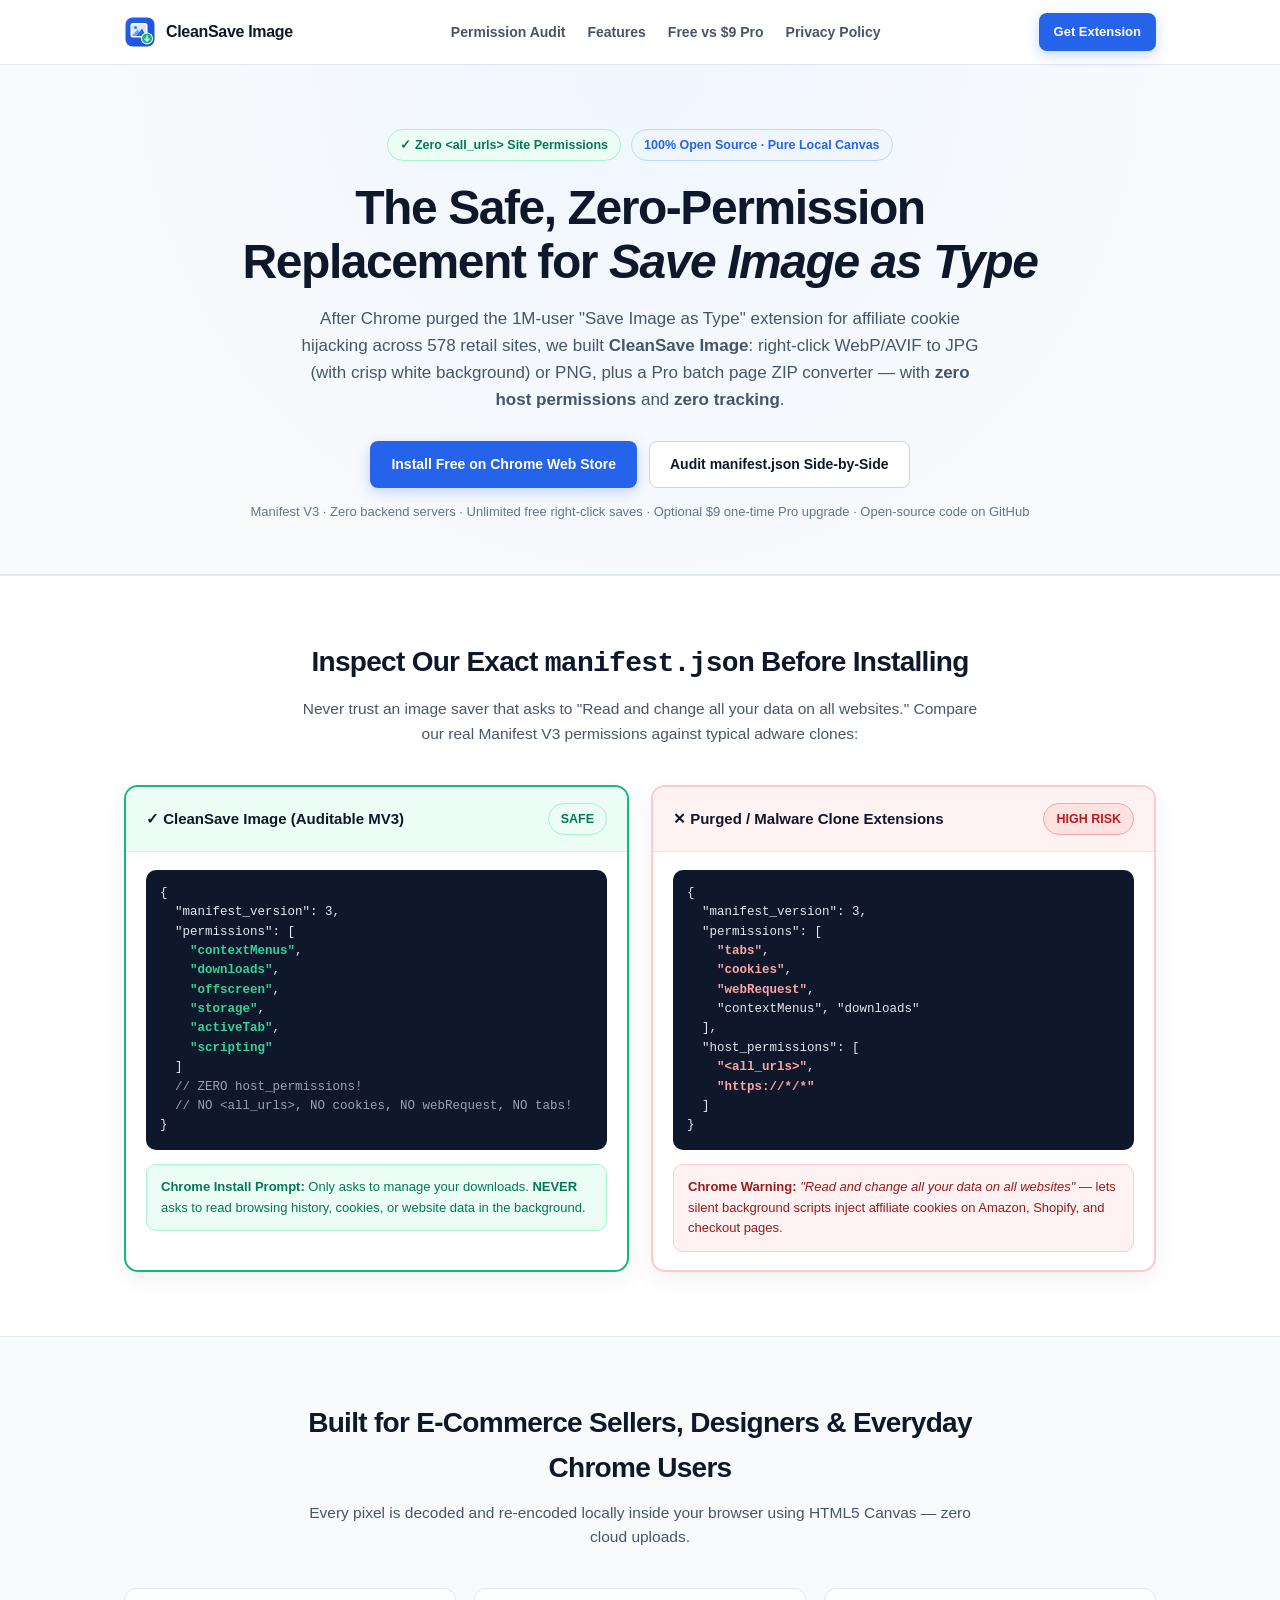
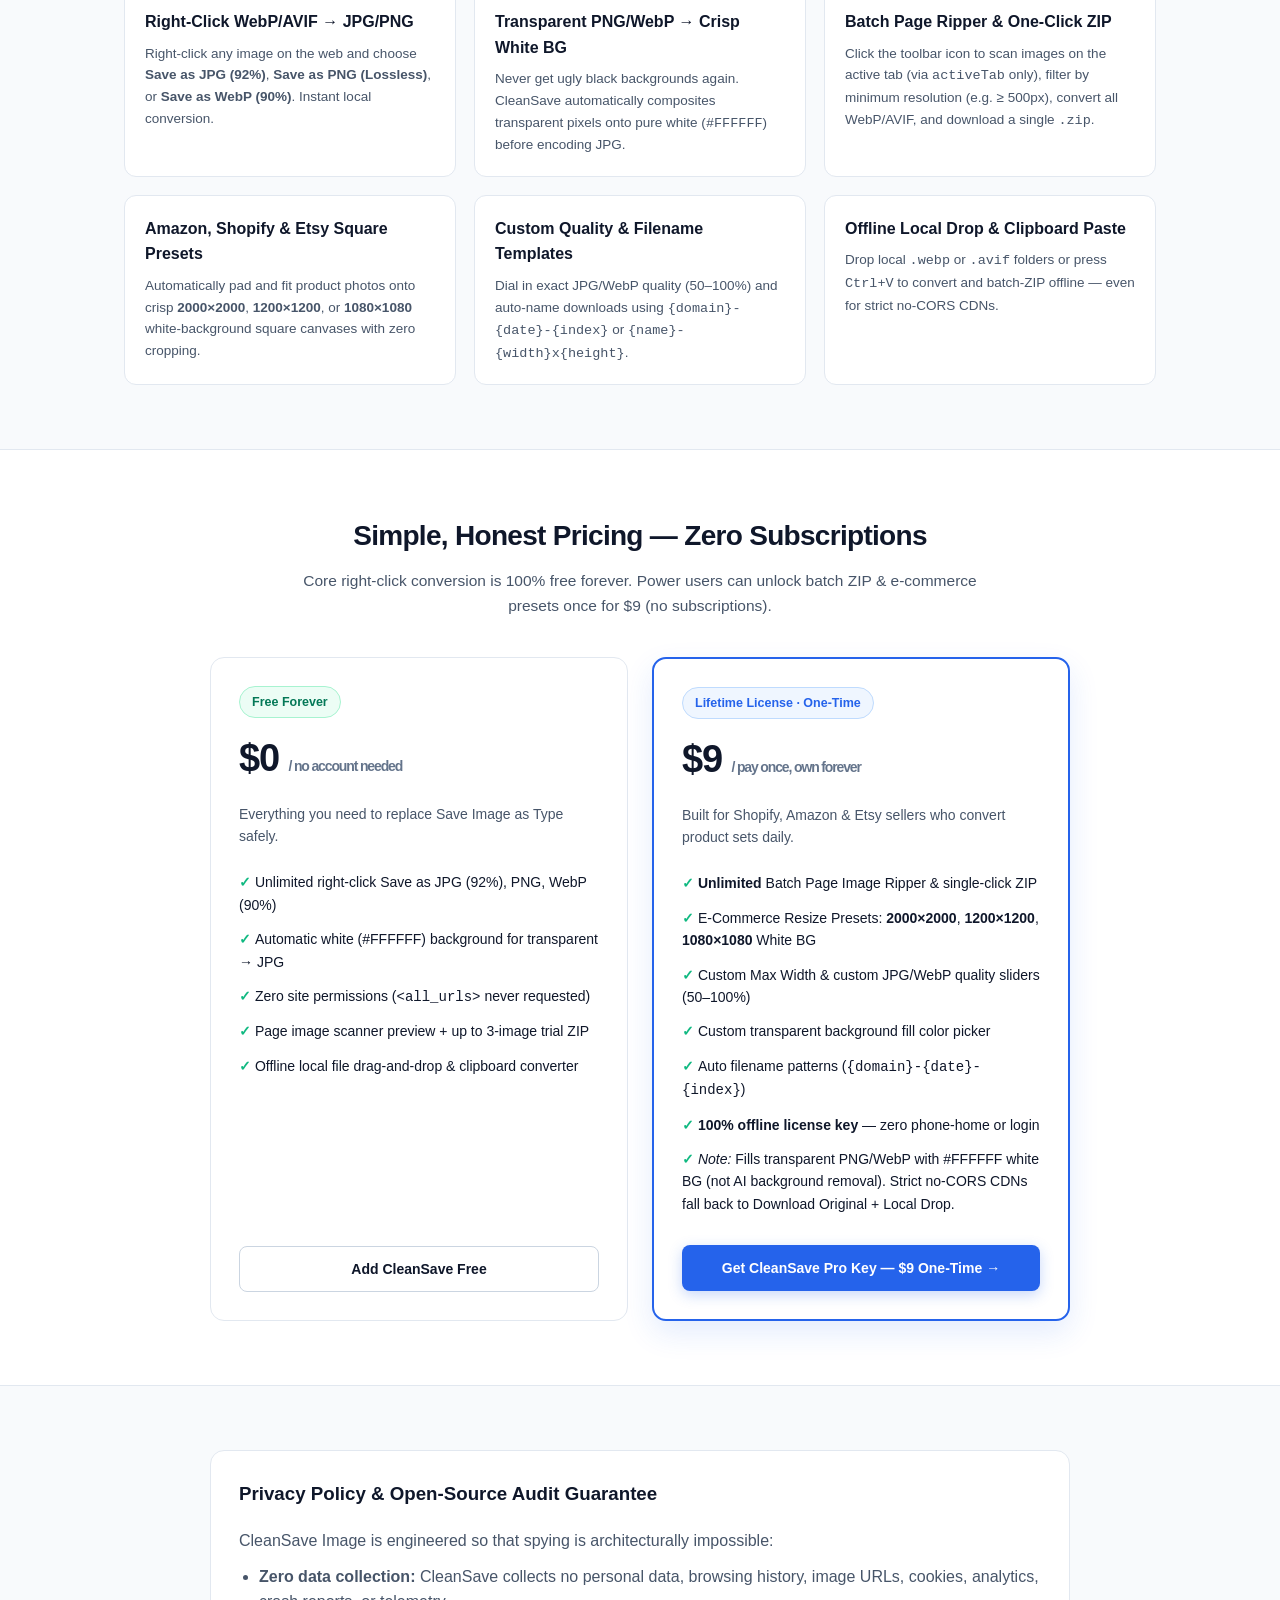
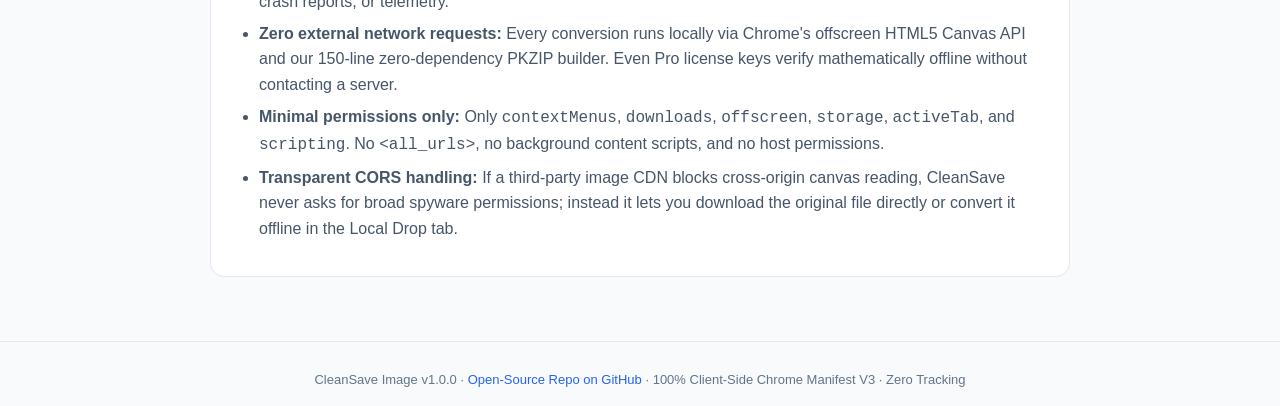
<file: index.html>
<!DOCTYPE html>
<html lang="en">
<head>
  <meta charset="UTF-8" />
  <meta name="viewport" content="width=device-width, initial-scale=1.0" />
  <title>CleanSave Image — Zero-Permission Open-Source Save Image as Type (JPG, PNG, WebP)</title>
  <meta name="description" content="The safe, zero-site-permission, open-source Chrome MV3 replacement for Save Image as Type. Convert WebP/AVIF to JPG (white background), PNG, or WebP 100% locally." />
  <style>
    :root {
      --bg: #F8FAFC;
      --surface: #FFFFFF;
      --border: #E2E8F0;
      --text: #0F172A;
      --muted: #475569;
      --subtle: #64748B;
      --cobalt: #2563EB;
      --cobalt-dark: #1D4ED8;
      --cobalt-soft: #EFF6FF;
      --emerald: #10B981;
      --emerald-soft: #ECFDF5;
      --emerald-text: #047857;
      --danger: #DC2626;
      --danger-soft: #FEF2F2;
      --danger-border: #FECACA;
      --font: -apple-system, BlinkMacSystemFont, "Segoe UI", Roboto, "Helvetica Neue", Arial, sans-serif;
      --mono: ui-monospace, SFMono-Regular, Menlo, Monaco, Consolas, monospace;
    }
    * { box-sizing: border-box; }
    html { scroll-behavior: smooth; }
    body {
      margin: 0;
      background: var(--bg);
      color: var(--text);
      font-family: var(--font);
      line-height: 1.6;
      -webkit-font-smoothing: antialiased;
    }
    a { color: var(--cobalt); text-decoration: none; }
    a:hover { text-decoration: underline; }
    .container { max-width: 1080px; margin: 0 auto; padding: 0 24px; }

    /* Nav */
    .nav {
      position: sticky;
      top: 0;
      z-index: 30;
      background: rgba(255, 255, 255, 0.92);
      backdrop-filter: blur(10px);
      border-bottom: 1px solid var(--border);
    }
    .nav-inner {
      display: flex;
      align-items: center;
      justify-content: space-between;
      height: 64px;
      gap: 16px;
    }
    .brand { display: flex; align-items: center; gap: 10px; font-weight: 800; font-size: 16px; color: var(--text); letter-spacing: -0.02em; }
    .brand svg { width: 32px; height: 32px; border-radius: 8px; }
    .nav-links { display: flex; align-items: center; gap: 22px; font-size: 14px; font-weight: 600; }
    .nav-links a { color: var(--muted); }
    .nav-links a:hover { color: var(--cobalt); text-decoration: none; }

    .btn {
      display: inline-flex;
      align-items: center;
      justify-content: center;
      gap: 8px;
      padding: 11px 20px;
      border-radius: 8px;
      font-size: 14px;
      font-weight: 700;
      border: 1px solid transparent;
      cursor: pointer;
      transition: all 0.15s ease;
    }
    .btn-primary { background: var(--cobalt); color: #FFFFFF; box-shadow: 0 4px 14px rgba(37, 99, 235, 0.25); }
    .btn-primary:hover { background: var(--cobalt-dark); text-decoration: none; transform: translateY(-1px); }
    .btn-secondary { background: #FFFFFF; color: var(--text); border-color: #CBD5E1; }
    .btn-secondary:hover { background: #F1F5F9; text-decoration: none; }

    /* Hero */
    .hero {
      padding: 64px 0 52px;
      background: radial-gradient(circle at 50% 0%, #EFF6FF 0%, #F8FAFC 65%);
      border-bottom: 1px solid var(--border);
      text-align: center;
    }
    .badge-row { display: flex; flex-wrap: wrap; justify-content: center; gap: 10px; margin-bottom: 20px; }
    .badge {
      display: inline-flex;
      align-items: center;
      gap: 6px;
      padding: 5px 12px;
      border-radius: 999px;
      font-size: 12.5px;
      font-weight: 700;
    }
    .badge-emerald { background: var(--emerald-soft); color: var(--emerald-text); border: 1px solid #A7F3D0; }
    .badge-cobalt { background: var(--cobalt-soft); color: var(--cobalt); border: 1px solid #BFDBFE; }
    h1 {
      font-size: clamp(32px, 5vw, 48px);
      line-height: 1.12;
      letter-spacing: -0.03em;
      margin: 0 auto 16px;
      max-width: 820px;
    }
    .hero p {
      font-size: 17px;
      color: var(--muted);
      max-width: 680px;
      margin: 0 auto 28px;
    }
    .hero-cta { display: flex; flex-wrap: wrap; justify-content: center; gap: 12px; }
    .hero-note { font-size: 13px; color: var(--subtle); margin-top: 14px; }

    /* Sections */
    section.block { padding: 64px 0; }
    section.block-alt { background: #FFFFFF; border-top: 1px solid var(--border); border-bottom: 1px solid var(--border); }
    .section-head { text-align: center; max-width: 700px; margin: 0 auto 38px; }
    .section-head h2 { font-size: 28px; letter-spacing: -0.025em; margin: 0 0 10px; }
    .section-head p { color: var(--muted); margin: 0; font-size: 15.5px; }

    /* Audit Comparison */
    .compare-grid { display: grid; grid-template-columns: repeat(2, 1fr); gap: 22px; }
    @media (max-width: 820px) { .compare-grid { grid-template-columns: 1fr; } .nav-links { display: none; } }

    .audit-card {
      background: var(--surface);
      border-radius: 14px;
      border: 2px solid var(--border);
      overflow: hidden;
      box-shadow: 0 8px 24px rgba(15, 23, 42, 0.05);
    }
    .audit-card.good { border-color: #10B981; }
    .audit-card.bad { border-color: var(--danger-border); }
    .audit-top {
      padding: 16px 20px;
      display: flex;
      align-items: center;
      justify-content: space-between;
      border-bottom: 1px solid var(--border);
    }
    .audit-card.good .audit-top { background: var(--emerald-soft); }
    .audit-card.bad .audit-top { background: var(--danger-soft); }
    .audit-title { font-weight: 800; font-size: 15px; }
    .audit-body { padding: 18px 20px; }

    pre.code-box {
      margin: 0 0 14px;
      padding: 14px;
      border-radius: 10px;
      background: #0F172A;
      color: #E2E8F0;
      font-family: var(--mono);
      font-size: 12.5px;
      line-height: 1.55;
      overflow-x: auto;
    }
    .code-good { color: #34D399; font-weight: 700; }
    .code-bad { color: #FCA5A5; font-weight: 700; }
    .code-dim { color: #94A3B8; }

    .prompt-sim {
      padding: 12px 14px;
      border-radius: 10px;
      font-size: 13px;
    }
    .prompt-sim.clean { background: var(--emerald-soft); border: 1px solid #A7F3D0; color: var(--emerald-text); }
    .prompt-sim.scary { background: var(--danger-soft); border: 1px solid var(--danger-border); color: #991B1B; }

    /* Features */
    .feat-grid { display: grid; grid-template-columns: repeat(3, 1fr); gap: 18px; }
    @media (max-width: 820px) { .feat-grid { grid-template-columns: 1fr; } }
    .feat-card {
      background: var(--surface);
      border: 1px solid var(--border);
      border-radius: 12px;
      padding: 20px;
    }
    .feat-card h3 { margin: 0 0 8px; font-size: 16px; }
    .feat-card p { margin: 0; font-size: 13.5px; color: var(--muted); }

    /* Pricing */
    .pricing-grid { display: grid; grid-template-columns: repeat(2, 1fr); gap: 24px; max-width: 860px; margin: 0 auto; }
    @media (max-width: 760px) { .pricing-grid { grid-template-columns: 1fr; } }
    .price-card {
      background: var(--surface);
      border: 1px solid var(--border);
      border-radius: 14px;
      padding: 28px;
      display: flex;
      flex-direction: column;
      justify-content: space-between;
    }
    .price-card.pro { border: 2px solid var(--cobalt); box-shadow: 0 12px 30px rgba(37, 99, 235, 0.12); }
    .price-num { font-size: 38px; font-weight: 800; letter-spacing: -0.03em; margin: 10px 0 4px; }
    .price-num span { font-size: 14px; font-weight: 600; color: var(--subtle); }
    .checklist { list-style: none; padding: 0; margin: 18px 0 24px; }
    .checklist li { padding: 6px 0; font-size: 14px; color: var(--text); }
    .checklist li::before { content: "✓ "; color: var(--emerald); font-weight: 800; }

    /* Privacy */
    .privacy-box {
      background: var(--surface);
      border: 1px solid var(--border);
      border-radius: 14px;
      padding: 28px;
      max-width: 860px;
      margin: 0 auto;
    }
    .privacy-box h3 { margin-top: 0; }
    .privacy-box ul { margin: 10px 0 0; padding-left: 20px; color: var(--muted); }
    .privacy-box li { margin-bottom: 6px; }

    footer {
      border-top: 1px solid var(--border);
      padding: 28px 0;
      text-align: center;
      font-size: 13px;
      color: var(--subtle);
    }
  </style>
</head>
<body>
  <nav class="nav">
    <div class="container nav-inner">
      <a class="brand" href="#">
        <svg viewBox="0 0 64 64" fill="none" xmlns="http://www.w3.org/2000/svg" aria-hidden="true">
          <defs>
            <linearGradient id="g" x1="0" y1="0" x2="64" y2="64" gradientUnits="userSpaceOnUse">
              <stop stop-color="#2563EB"/><stop offset="1" stop-color="#1D4ED8"/>
            </linearGradient>
          </defs>
          <rect x="3" y="3" width="58" height="58" rx="14" fill="url(#g)"/>
          <rect x="13" y="14" width="34" height="29" rx="5" fill="#FFFFFF"/>
          <rect x="16" y="17" width="28" height="23" rx="3" fill="#DBEAFE"/>
          <circle cx="23" cy="23" r="3.2" fill="#3B82F6"/>
          <path d="M16 40L27 27L37 40H16Z" fill="#60A5FA"/>
          <path d="M25 40L36 25L44 40H25Z" fill="#2563EB"/>
          <circle cx="46" cy="45" r="12" fill="#FFFFFF"/>
          <circle cx="46" cy="45" r="10.2" fill="#10B981"/>
          <path d="M46 40V49M42 46L46 50L50 46" stroke="#FFFFFF" stroke-width="2.6" stroke-linecap="round" stroke-linejoin="round"/>
        </svg>
        CleanSave Image
      </a>
      <div class="nav-links">
        <a href="#audit">Permission Audit</a>
        <a href="#features">Features</a>
        <a href="#pro">Free vs $9 Pro</a>
        <a href="#privacy">Privacy Policy</a>
      </div>
      <a class="btn btn-primary" href="#pro" style="padding:8px 14px;font-size:13px;">Get Extension</a>
    </div>
  </nav>

  <header class="hero">
    <div class="container">
      <div class="badge-row">
        <span class="badge badge-emerald">✓ Zero &lt;all_urls&gt; Site Permissions</span>
        <span class="badge badge-cobalt">100% Open Source · Pure Local Canvas</span>
      </div>
      <h1>The Safe, Zero-Permission Replacement for <em>Save Image as Type</em></h1>
      <p>
        After Chrome purged the 1M-user "Save Image as Type" extension for affiliate cookie hijacking across 578 retail sites,
        we built <strong>CleanSave Image</strong>: right-click WebP/AVIF to JPG (with crisp white background) or PNG,
        plus a Pro batch page ZIP converter — with <strong>zero host permissions</strong> and <strong>zero tracking</strong>.
      </p>
      <div class="hero-cta">
        <a class="btn btn-primary" href="https://chromewebstore.google.com/detail/kmdjoenbafhlflkfbeimdcdgepgbelbc" target="_blank" rel="noopener noreferrer">
          Install Free on Chrome Web Store
        </a>
        <a class="btn btn-secondary" href="#audit">
          Audit manifest.json Side-by-Side
        </a>
      </div>
      <div class="hero-note">
        Manifest V3 · Zero backend servers · Unlimited free right-click saves · Optional $9 one-time Pro upgrade · Open-source code on GitHub
      </div>
    </div>
  </header>

  <section id="audit" class="block block-alt">
    <div class="container">
      <div class="section-head">
        <h2>Inspect Our Exact <code style="font-family:var(--mono);">manifest.json</code> Before Installing</h2>
        <p>
          Never trust an image saver that asks to "Read and change all your data on all websites."
          Compare our real Manifest V3 permissions against typical adware clones:
        </p>
      </div>

      <div class="compare-grid">
        <div class="audit-card good">
          <div class="audit-top">
            <span class="audit-title">✓ CleanSave Image (Auditable MV3)</span>
            <span class="badge badge-emerald">SAFE</span>
          </div>
          <div class="audit-body">
            <pre class="code-box">{
  "manifest_version": 3,
  "permissions": [
    <span class="code-good">"contextMenus"</span>,
    <span class="code-good">"downloads"</span>,
    <span class="code-good">"offscreen"</span>,
    <span class="code-good">"storage"</span>,
    <span class="code-good">"activeTab"</span>,
    <span class="code-good">"scripting"</span>
  ]
  <span class="code-dim">// ZERO host_permissions!</span>
  <span class="code-dim">// NO &lt;all_urls&gt;, NO cookies, NO webRequest, NO tabs!</span>
}</pre>
            <div class="prompt-sim clean">
              <strong>Chrome Install Prompt:</strong> Only asks to manage your downloads.
              <strong>NEVER</strong> asks to read browsing history, cookies, or website data in the background.
            </div>
          </div>
        </div>

        <div class="audit-card bad">
          <div class="audit-top">
            <span class="audit-title">✕ Purged / Malware Clone Extensions</span>
            <span class="badge" style="background:#FEE2E2;color:#B91C1C;border:1px solid #FCA5A5;">HIGH RISK</span>
          </div>
          <div class="audit-body">
            <pre class="code-box">{
  "manifest_version": 3,
  "permissions": [
    <span class="code-bad">"tabs"</span>,
    <span class="code-bad">"cookies"</span>,
    <span class="code-bad">"webRequest"</span>,
    "contextMenus", "downloads"
  ],
  "host_permissions": [
    <span class="code-bad">"&lt;all_urls&gt;"</span>,
    <span class="code-bad">"https://*/*"</span>
  ]
}</pre>
            <div class="prompt-sim scary">
              <strong>Chrome Warning:</strong> <em>"Read and change all your data on all websites"</em> — lets silent background scripts inject affiliate cookies on Amazon, Shopify, and checkout pages.
            </div>
          </div>
        </div>
      </div>
    </div>
  </section>

  <section id="features" class="block">
    <div class="container">
      <div class="section-head">
        <h2>Built for E-Commerce Sellers, Designers &amp; Everyday Chrome Users</h2>
        <p>Every pixel is decoded and re-encoded locally inside your browser using HTML5 Canvas — zero cloud uploads.</p>
      </div>

      <div class="feat-grid">
        <div class="feat-card">
          <h3>Right-Click WebP/AVIF → JPG/PNG</h3>
          <p>Right-click any image on the web and choose <strong>Save as JPG (92%)</strong>, <strong>Save as PNG (Lossless)</strong>, or <strong>Save as WebP (90%)</strong>. Instant local conversion.</p>
        </div>
        <div class="feat-card">
          <h3>Transparent PNG/WebP → Crisp White BG</h3>
          <p>Never get ugly black backgrounds again. CleanSave automatically composites transparent pixels onto pure white (<code style="font-family:var(--mono);">#FFFFFF</code>) before encoding JPG.</p>
        </div>
        <div class="feat-card">
          <h3>Batch Page Ripper &amp; One-Click ZIP</h3>
          <p>Click the toolbar icon to scan images on the active tab (via <code style="font-family:var(--mono);">activeTab</code> only), filter by minimum resolution (e.g. ≥ 500px), convert all WebP/AVIF, and download a single <code style="font-family:var(--mono);">.zip</code>.</p>
        </div>
        <div class="feat-card">
          <h3>Amazon, Shopify &amp; Etsy Square Presets</h3>
          <p>Automatically pad and fit product photos onto crisp <strong>2000×2000</strong>, <strong>1200×1200</strong>, or <strong>1080×1080</strong> white-background square canvases with zero cropping.</p>
        </div>
        <div class="feat-card">
          <h3>Custom Quality &amp; Filename Templates</h3>
          <p>Dial in exact JPG/WebP quality (50–100%) and auto-name downloads using <code style="font-family:var(--mono);">{domain}-{date}-{index}</code> or <code style="font-family:var(--mono);">{name}-{width}x{height}</code>.</p>
        </div>
        <div class="feat-card">
          <h3>Offline Local Drop &amp; Clipboard Paste</h3>
          <p>Drop local <code style="font-family:var(--mono);">.webp</code> or <code style="font-family:var(--mono);">.avif</code> folders or press <code style="font-family:var(--mono);">Ctrl+V</code> to convert and batch-ZIP offline — even for strict no-CORS CDNs.</p>
        </div>
      </div>
    </div>
  </section>

  <section id="pro" class="block block-alt">
    <div class="container">
      <div class="section-head">
        <h2>Simple, Honest Pricing — Zero Subscriptions</h2>
        <p>Core right-click conversion is 100% free forever. Power users can unlock batch ZIP &amp; e-commerce presets once for $9 (no subscriptions).</p>
      </div>

      <div class="pricing-grid">
        <div class="price-card">
          <div>
            <span class="badge badge-emerald">Free Forever</span>
            <div class="price-num">$0 <span>/ no account needed</span></div>
            <p style="color:var(--muted);font-size:14px;">Everything you need to replace Save Image as Type safely.</p>
            <ul class="checklist">
              <li>Unlimited right-click Save as JPG (92%), PNG, WebP (90%)</li>
              <li>Automatic white (#FFFFFF) background for transparent → JPG</li>
              <li>Zero site permissions (<code style="font-family:var(--mono);">&lt;all_urls&gt;</code> never requested)</li>
              <li>Page image scanner preview + up to 3-image trial ZIP</li>
              <li>Offline local file drag-and-drop &amp; clipboard converter</li>
            </ul>
          </div>
          <a class="btn btn-secondary" href="https://chromewebstore.google.com/detail/kmdjoenbafhlflkfbeimdcdgepgbelbc" target="_blank" rel="noopener noreferrer">
            Add CleanSave Free
          </a>
        </div>

        <div class="price-card pro">
          <div>
            <span class="badge badge-cobalt">Lifetime License · One-Time</span>
            <div class="price-num">$9 <span>/ pay once, own forever</span></div>
            <p style="color:var(--muted);font-size:14px;">Built for Shopify, Amazon &amp; Etsy sellers who convert product sets daily.</p>
            <ul class="checklist">
              <li><strong>Unlimited</strong> Batch Page Image Ripper &amp; single-click ZIP</li>
              <li>E-Commerce Resize Presets: <strong>2000×2000</strong>, <strong>1200×1200</strong>, <strong>1080×1080</strong> White BG</li>
              <li>Custom Max Width &amp; custom JPG/WebP quality sliders (50–100%)</li>
              <li>Custom transparent background fill color picker</li>
              <li>Auto filename patterns (<code style="font-family:var(--mono);">{domain}-{date}-{index}</code>)</li>
              <li><strong>100% offline license key</strong> — zero phone-home or login</li>
              <li><em>Note:</em> Fills transparent PNG/WebP with #FFFFFF white BG (not AI background removal). Strict no-CORS CDNs fall back to Download Original + Local Drop.</li>
            </ul>
          </div>
          <!-- Replace href with your live Stripe Payment Link or LemonSqueezy Checkout URL -->
          <a class="btn btn-primary" href="https://buy.stripe.com/cNi00l78M37P7lMbEP1sQ01" target="_blank" rel="noopener noreferrer">
            Get CleanSave Pro Key — $9 One-Time →
          </a>
        </div>
      </div>
    </div>
  </section>

  <section id="privacy" class="block">
    <div class="container">
      <div class="privacy-box">
        <h3>Privacy Policy &amp; Open-Source Audit Guarantee</h3>
        <p style="color:var(--muted);margin-bottom:10px;">
          CleanSave Image is engineered so that spying is architecturally impossible:
        </p>
        <ul>
          <li><strong>Zero data collection:</strong> CleanSave collects no personal data, browsing history, image URLs, cookies, analytics, crash reports, or telemetry.</li>
          <li><strong>Zero external network requests:</strong> Every conversion runs locally via Chrome's offscreen HTML5 Canvas API and our 150-line zero-dependency PKZIP builder. Even Pro license keys verify mathematically offline without contacting a server.</li>
          <li><strong>Minimal permissions only:</strong> Only <code style="font-family:var(--mono);">contextMenus</code>, <code style="font-family:var(--mono);">downloads</code>, <code style="font-family:var(--mono);">offscreen</code>, <code style="font-family:var(--mono);">storage</code>, <code style="font-family:var(--mono);">activeTab</code>, and <code style="font-family:var(--mono);">scripting</code>. No <code style="font-family:var(--mono);">&lt;all_urls&gt;</code>, no background content scripts, and no host permissions.</li>
          <li><strong>Transparent CORS handling:</strong> If a third-party image CDN blocks cross-origin canvas reading, CleanSave never asks for broad spyware permissions; instead it lets you download the original file directly or convert it offline in the Local Drop tab.</li>
        </ul>
      </div>
    </div>
  </section>

  <footer>
    <div class="container">
      CleanSave Image v1.0.0 · <a href="https://github.com/yefanTao/cleansave-image" target="_blank" rel="noopener noreferrer">Open-Source Repo on GitHub</a> · 100% Client-Side Chrome Manifest V3 · Zero Tracking
    </div>
  </footer>
</body>
</html>
</file>
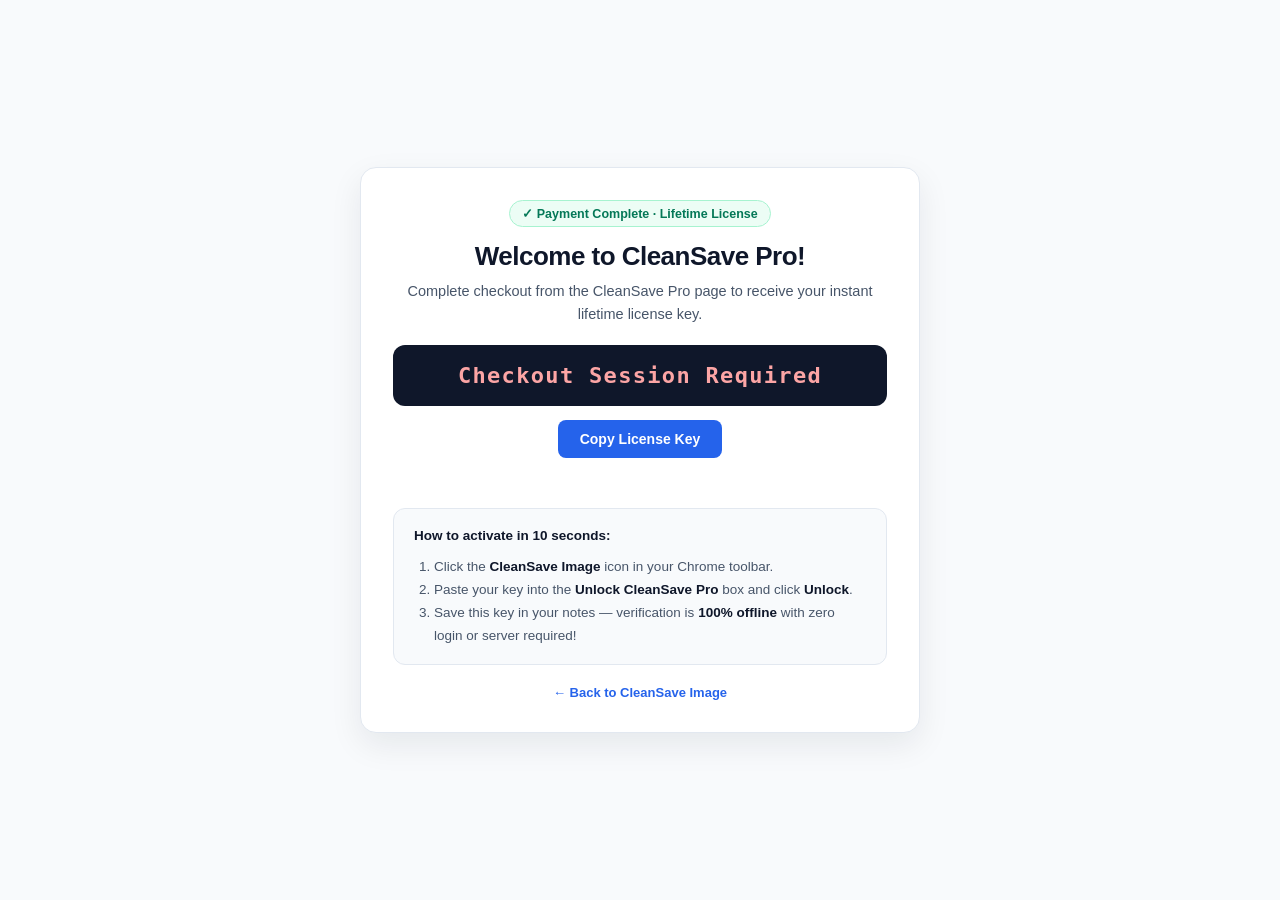
<file: success.html>
<!DOCTYPE html>
<html lang="en">
<head>
  <meta charset="UTF-8" />
  <meta name="viewport" content="width=device-width, initial-scale=1.0" />
  <title>Your CleanSave Pro License Key</title>
  <style>
    :root {
      --bg: #F8FAFC; --surface: #FFFFFF; --border: #E2E8F0;
      --text: #0F172A; --muted: #475569; --cobalt: #2563EB;
      --cobalt-dark: #1D4ED8; --emerald: #10B981; --emerald-soft: #ECFDF5;
      --emerald-text: #047857;
      --font: -apple-system, BlinkMacSystemFont, "Segoe UI", Roboto, sans-serif;
      --mono: ui-monospace, SFMono-Regular, Menlo, Monaco, Consolas, monospace;
    }
    * { box-sizing: border-box; }
    body { margin: 0; background: var(--bg); color: var(--text); font-family: var(--font); min-height: 100vh; display: flex; align-items: center; justify-content: center; padding: 24px; }
    .card { background: var(--surface); border: 1px solid var(--border); border-radius: 16px; max-width: 560px; width: 100%; padding: 32px; box-shadow: 0 12px 32px rgba(15,23,42,0.08); text-align: center; }
    .badge { display: inline-flex; align-items: center; gap: 6px; padding: 5px 12px; border-radius: 999px; background: var(--emerald-soft); color: var(--emerald-text); border: 1px solid #A7F3D0; font-size: 12.5px; font-weight: 700; margin-bottom: 14px; }
    h1 { margin: 0 0 8px; font-size: 26px; letter-spacing: -0.02em; }
    p { margin: 0 0 20px; color: var(--muted); font-size: 14.5px; line-height: 1.55; }
    .key-box { background: #0F172A; color: #34D399; font-family: var(--mono); font-size: 22px; font-weight: 800; letter-spacing: 0.06em; padding: 18px 20px; border-radius: 12px; margin-bottom: 14px; user-select: all; word-break: break-all; }
    .btn { display: inline-flex; align-items: center; justify-content: center; padding: 11px 22px; border-radius: 8px; border: none; background: var(--cobalt); color: #FFF; font-size: 14px; font-weight: 700; cursor: pointer; text-decoration: none; }
    .btn:hover { background: var(--cobalt-dark); }
    .steps { text-align: left; background: #F8FAFC; border: 1px solid var(--border); border-radius: 12px; padding: 16px 20px; margin-top: 22px; font-size: 13.5px; color: var(--muted); line-height: 1.7; }
    .steps strong { color: var(--text); }
    .err { color: #DC2626; font-weight: 600; }
  </style>
</head>
<body>
  <main class="card">
    <div class="badge">✓ Payment Complete · Lifetime License</div>
    <h1>Welcome to CleanSave Pro!</h1>
    <p id="subtext">Issuing your offline-verifiable lifetime license key...</p>
    <div id="keyBox" class="key-box">Generating...</div>
    <button id="copyBtn" class="btn" type="button" disabled>Copy License Key</button>
    <div id="status" style="margin-top:10px;font-size:13px;min-height:18px;"></div>

    <div class="steps">
      <strong>How to activate in 10 seconds:</strong>
      <ol style="margin:8px 0 0;padding-left:20px;">
        <li>Click the <strong>CleanSave Image</strong> icon in your Chrome toolbar.</li>
        <li>Paste your key into the <strong>Unlock CleanSave Pro</strong> box and click <strong>Unlock</strong>.</li>
        <li>Save this key in your notes — verification is <strong>100% offline</strong> with zero login or server required!</li>
      </ol>
    </div>

    <div style="margin-top:20px;font-size:13px;">
      <a href="./" style="color:var(--cobalt);font-weight:600;text-decoration:none;">← Back to CleanSave Image</a>
    </div>
  </main>

  <script>
    const KEY_ALPHABET = 'ABCDEFGHJKLMNPQRSTUVWXYZ23456789';
    const KEY_SALT = 'CLEANSAVE-IMAGE-PRO-V1::OFFLINE-VERIFY';

    function fnvMix(input) {
      let h1 = 0x811c9dc5;
      let h2 = 0x9e3779b9;
      for (let i = 0; i < input.length; i++) {
        const ch = input.charCodeAt(i);
        h1 ^= ch;
        h1 = Math.imul(h1, 0x01000193) >>> 0;
        h2 ^= ch + (i + 1) * 31;
        h2 = Math.imul(h2 ^ (h2 >>> 13), 0x85ebca6b) >>> 0;
      }
      return (h1 ^ (h2 >>> 5) ^ (h2 << 7)) >>> 0;
    }

    function computeCheckCode(payload8) {
      const norm = payload8.toUpperCase();
      const hashA = fnvMix(`${KEY_SALT}:${norm}`);
      const hashB = fnvMix(`${norm}::${KEY_SALT}`);
      return (
        KEY_ALPHABET[hashA & 31] +
        KEY_ALPHABET[(hashA >>> 5) & 31] +
        KEY_ALPHABET[(hashB >>> 2) & 31] +
        KEY_ALPHABET[(hashB >>> 7) & 31]
      );
    }

    async function deriveOrderKey(sessionId) {
      const data = new TextEncoder().encode('CLEANSAVE-STRIPE-ORDER-V1::' + sessionId);
      const buf = await crypto.subtle.digest('SHA-256', data);
      const bytes = new Uint8Array(buf);
      let payload8 = '';
      for (let i = 0; i < 8; i++) payload8 += KEY_ALPHABET[bytes[i] & 31];
      return `CSPRO-${payload8.slice(0, 4)}-${payload8.slice(4, 8)}-${computeCheckCode(payload8)}`;
    }

    (async () => {
      const params = new URLSearchParams(location.search);
      const sessionId = (params.get('session_id') || '').trim();
      const keyBox = document.getElementById('keyBox');
      const copyBtn = document.getElementById('copyBtn');
      const subtext = document.getElementById('subtext');
      const status = document.getElementById('status');

      if (!/^cs_(live|test)_[A-Za-z0-9]{20,}$/.test(sessionId)) {
        keyBox.textContent = 'Checkout Session Required';
        keyBox.style.color = '#FCA5A5';
        subtext.textContent = 'Complete checkout from the CleanSave Pro page to receive your instant lifetime license key.';
        return;
      }

      const key = await deriveOrderKey(sessionId);
      keyBox.textContent = key;
      subtext.textContent = 'Your unique CleanSave Pro lifetime key is ready below. Bookmark or save a copy for your records!';
      copyBtn.disabled = false;
      copyBtn.onclick = async () => {
        await navigator.clipboard.writeText(key);
        copyBtn.textContent = '✓ Copied to Clipboard!';
        status.textContent = 'Now click the CleanSave toolbar icon in Chrome and paste it to unlock Pro.';
        status.style.color = '#047857';
      };
    })();
  </script>
</body>
</html>
</file>
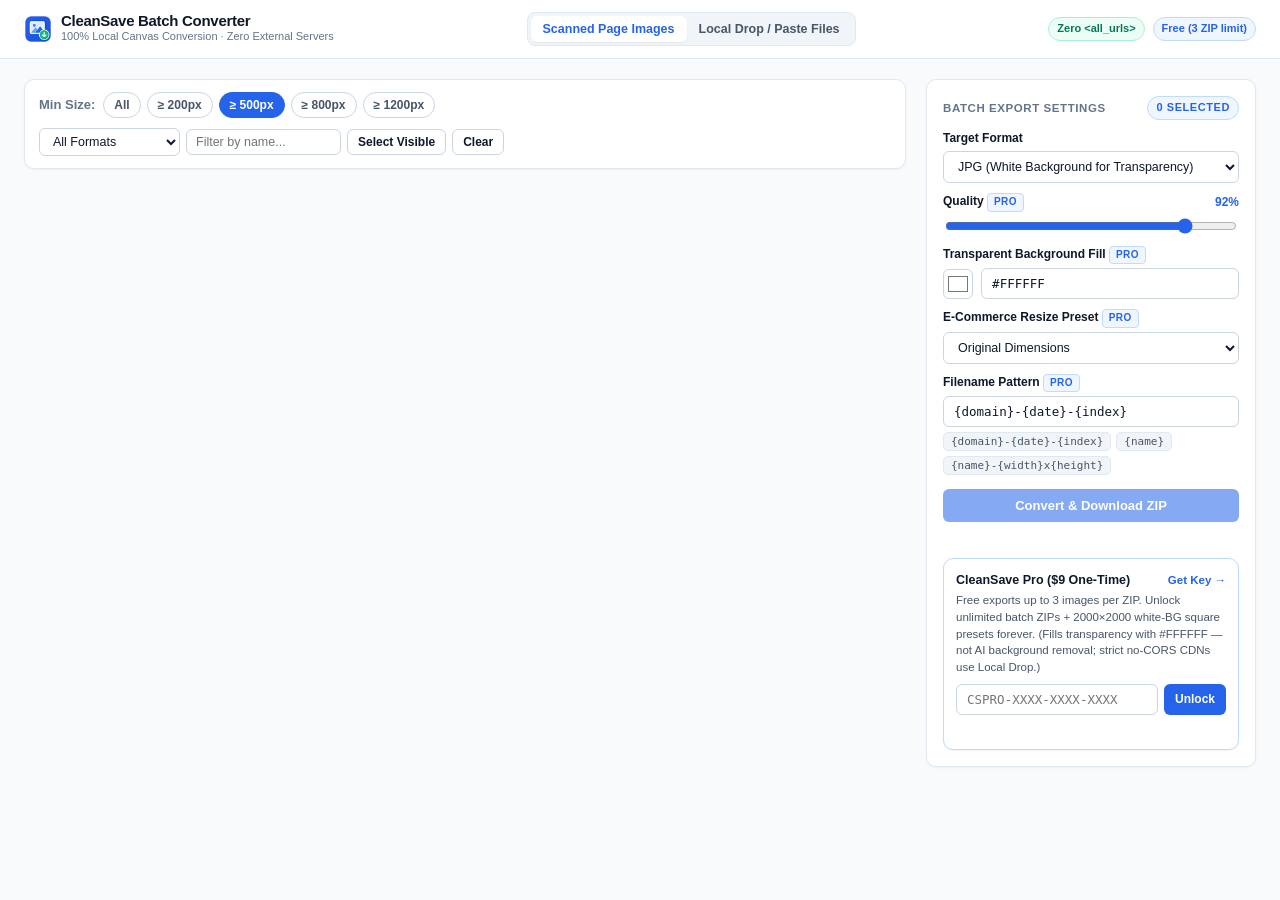
<file: extension/batch.html>
<!DOCTYPE html>
<html lang="en">
<head>
  <meta charset="UTF-8" />
  <meta name="viewport" content="width=device-width, initial-scale=1.0" />
  <title>CleanSave Image — Batch Converter &amp; ZIP Ripper</title>
  <link rel="stylesheet" href="style.css" />
</head>
<body class="batch-body">
  <header class="topbar">
    <div class="brand">
      <img src="icons/icon48.png" alt="CleanSave" />
      <div>
        <div class="brand-title">CleanSave Batch Converter</div>
        <div id="sourceSubtitle" class="brand-sub">100% Local Canvas Conversion · Zero External Servers</div>
      </div>
    </div>

    <div class="tabs" role="tablist">
      <button id="tabPage" class="tab-btn active" type="button" role="tab">Scanned Page Images</button>
      <button id="tabLocal" class="tab-btn" type="button" role="tab">Local Drop / Paste Files</button>
    </div>

    <div style="display:flex;align-items:center;gap:8px;">
      <span class="pill pill-emerald">Zero &lt;all_urls&gt;</span>
      <span id="topProPill" class="pill pill-cobalt">Free (3 ZIP limit)</span>
    </div>
  </header>

  <main class="batch-layout">
    <section>
      <div id="localDropSection" class="hidden">
        <div id="dropzone" class="dropzone" tabindex="0">
          <div style="font-size:16px;font-weight:700;color:var(--cobalt);margin-bottom:4px;">
            Drop WebP, AVIF, PNG, JPG, or SVG files here
          </div>
          <div class="muted" style="font-size:12.5px;">
            Or click to browse · Or press <kbd class="mono" style="background:#fff;border:1px solid var(--border-strong);border-radius:4px;padding:1px 5px;">Ctrl+V</kbd> to paste from clipboard · 100% offline
          </div>
          <input id="localFileInput" type="file" accept="image/*" multiple class="hidden" />
        </div>
      </div>

      <div class="card toolbar-bar">
        <div class="filter-group" id="minPxGroup">
          <span class="subtle" style="font-weight:600;margin-right:2px;">Min Size:</span>
          <button type="button" class="filter-pill" data-minpx="0">All</button>
          <button type="button" class="filter-pill" data-minpx="200">≥ 200px</button>
          <button type="button" class="filter-pill active" data-minpx="500">≥ 500px</button>
          <button type="button" class="filter-pill" data-minpx="800">≥ 800px</button>
          <button type="button" class="filter-pill" data-minpx="1200">≥ 1200px</button>
        </div>

        <div class="filter-group">
          <select id="formatFilter" class="select" style="width:auto;padding:5px 9px;">
            <option value="all">All Formats</option>
            <option value="modern">WebP / AVIF Only</option>
            <option value="PNG">PNG</option>
            <option value="JPG">JPG</option>
          </select>
          <input id="searchInput" class="input" type="search" placeholder="Filter by name..." style="width:155px;padding:5px 9px;" />
          <button id="selectAllBtn" class="btn btn-secondary btn-sm" type="button">Select Visible</button>
          <button id="clearSelBtn" class="btn btn-secondary btn-sm" type="button">Clear</button>
        </div>
      </div>

      <div id="gridSummary" class="muted" style="margin-bottom:10px;font-size:12px;"></div>
      <div id="imageGrid" class="image-grid"></div>
      <div id="emptyState" class="card empty-state hidden">
        <div style="font-size:15px;font-weight:700;color:var(--text);margin-bottom:6px;">No images match the current filter</div>
        <div id="emptyReason" class="muted">Try lowering the Min Size filter to "All", or switch to Local Drop / Paste to convert files from your computer.</div>
      </div>
    </section>

    <aside class="card sidebar">
      <div class="section-heading">
        <span>Batch Export Settings</span>
        <span id="selectedCountPill" class="pill pill-cobalt">0 selected</span>
      </div>

      <div class="field">
        <label class="field-label" for="outFormat"><span>Target Format</span></label>
        <select id="outFormat" class="select">
          <option value="jpg">JPG (White Background for Transparency)</option>
          <option value="png">PNG (Lossless · Preserves Transparency)</option>
          <option value="webp">WebP (Compact Modern Web)</option>
        </select>
      </div>

      <div class="field" id="qualityField">
        <label class="field-label" for="batchQuality">
          <span>Quality <span class="pro-tag" data-pro-pill>Pro</span></span>
          <span id="batchQualityVal" class="range-val">92%</span>
        </label>
        <div class="range-row">
          <input id="batchQuality" type="range" min="50" max="100" value="92" />
        </div>
      </div>

      <div class="field" id="bgFillField">
        <label class="field-label" for="batchBgColor">
          <span>Transparent Background Fill <span class="pro-tag" data-pro-pill>Pro</span></span>
        </label>
        <div class="color-row">
          <input id="batchBgPicker" type="color" value="#FFFFFF" />
          <input id="batchBgColor" class="input mono" type="text" value="#FFFFFF" maxlength="7" />
        </div>
      </div>

      <div class="field">
        <label class="field-label" for="batchResize">
          <span>E-Commerce Resize Preset <span class="pro-tag" data-pro-pill>Pro</span></span>
        </label>
        <select id="batchResize" class="select">
          <option value="original">Original Dimensions</option>
          <option value="square-2000">Square 2000×2000 White BG (Amazon / Etsy)</option>
          <option value="square-1200">Square 1200×1200 White BG (Shopify)</option>
          <option value="square-1080">Square 1080×1080 White BG (Social)</option>
          <option value="max-width">Custom Max Width</option>
        </select>
      </div>

      <div id="batchMaxWidthWrap" class="field hidden">
        <label class="field-label" for="batchMaxWidth"><span>Max Width (px)</span></label>
        <input id="batchMaxWidth" class="input" type="number" min="100" max="8000" value="1600" />
      </div>

      <div class="field">
        <label class="field-label" for="batchPattern">
          <span>Filename Pattern <span class="pro-tag" data-pro-pill>Pro</span></span>
        </label>
        <input id="batchPattern" class="input mono" type="text" value="{domain}-{date}-{index}" />
        <div class="chip-row">
          <button type="button" class="chip" data-pattern="{domain}-{date}-{index}">{domain}-{date}-{index}</button>
          <button type="button" class="chip" data-pattern="{name}">{name}</button>
          <button type="button" class="chip" data-pattern="{name}-{width}x{height}">{name}-{width}x{height}</button>
        </div>
      </div>

      <div id="batchLimitBanner" class="hidden" style="margin-top:12px;padding:10px 12px;border-radius:8px;background:var(--cobalt-soft);border:1px solid var(--cobalt-border);font-size:12px;line-height:1.45;">
        <div id="batchLimitText" style="font-weight:700;color:var(--cobalt);margin-bottom:4px;"></div>
        <div class="muted" style="font-size:11.5px;">Free still exports the first 3 selected images. Unlock all images &amp; unlimited batches forever for <strong>$9 one-time</strong>.</div>
      </div>

      <div style="margin-top:14px;">
        <button id="downloadZipBtn" class="btn btn-primary btn-block" type="button" disabled>
          Convert &amp; Download ZIP
        </button>
        <div id="progressWrap" class="hidden">
          <div class="progress-track"><div id="progressFill" class="progress-fill"></div></div>
          <div id="progressText" class="subtle" style="font-size:11.5px;"></div>
        </div>
        <div id="exportStatus" class="status-msg"></div>
      </div>

      <div id="proUpsellBox" class="card pro-card" style="margin-top:14px;margin-bottom:0;">
        <div style="display:flex;justify-content:space-between;align-items:center;">
          <strong style="font-size:12.5px;">CleanSave Pro ($9 One-Time)</strong>
          <a href="https://yefantao.github.io/cleansave-image/#pro" target="_blank" rel="noopener noreferrer" style="font-size:11.5px;font-weight:700;">Get Key →</a>
        </div>
        <div class="muted" style="font-size:11.5px;margin-top:3px;">
          Free exports up to 3 images per ZIP. Unlock unlimited batch ZIPs + 2000×2000 white-BG square presets forever. (Fills transparency with #FFFFFF — not AI background removal; strict no-CORS CDNs use Local Drop.)
        </div>
        <div class="license-row">
          <input id="batchKeyInput" class="input mono" type="text" placeholder="CSPRO-XXXX-XXXX-XXXX" />
          <button id="batchUnlockBtn" class="btn btn-primary btn-sm" type="button">Unlock</button>
        </div>
        <div id="batchKeyStatus" class="status-msg"></div>
      </div>
    </aside>
  </main>

  <script type="module" src="batch.js"></script>
</body>
</html>
</file>
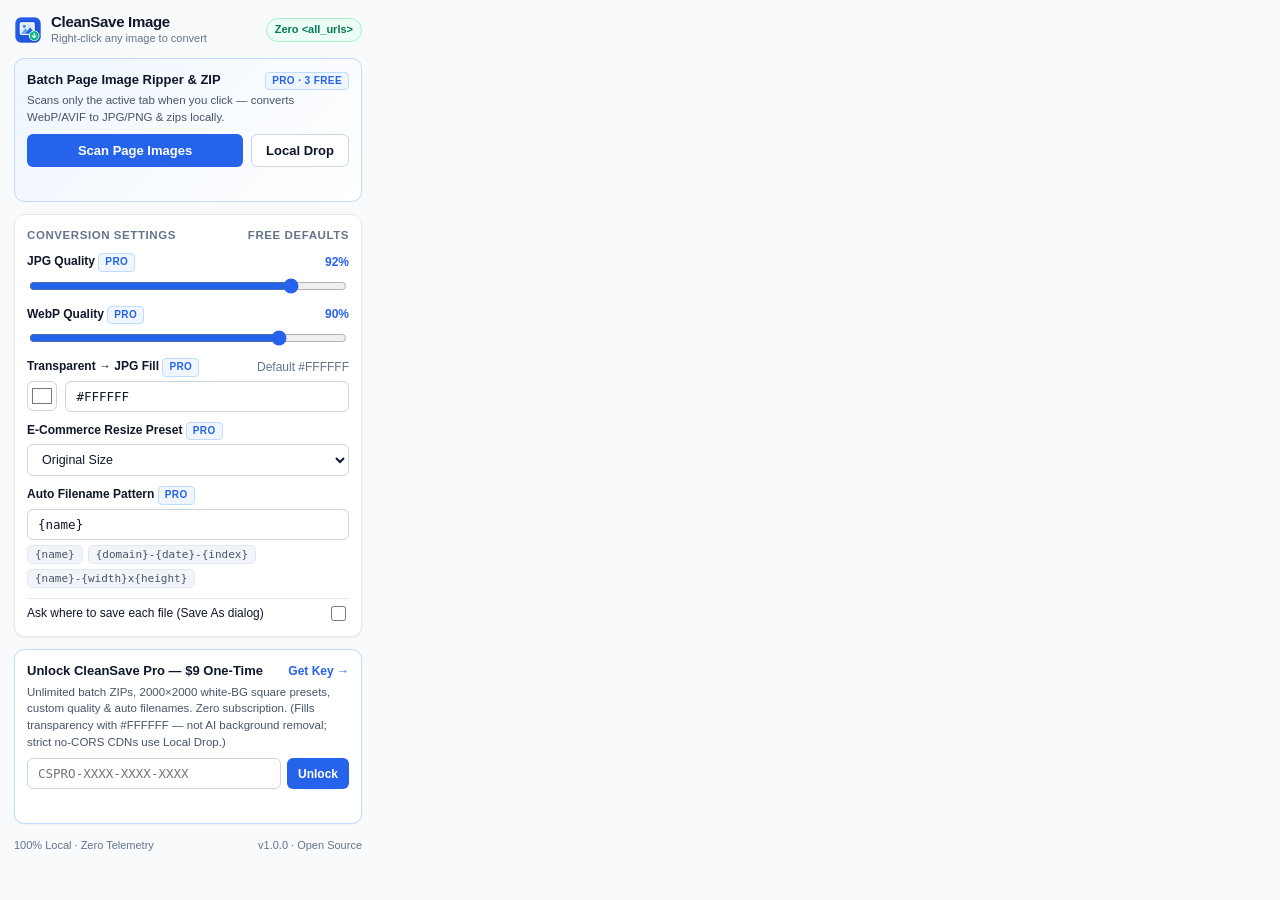
<file: extension/popup.html>
<!DOCTYPE html>
<html lang="en">
<head>
  <meta charset="UTF-8" />
  <meta name="viewport" content="width=device-width, initial-scale=1.0" />
  <title>CleanSave Image</title>
  <link rel="stylesheet" href="style.css" />
</head>
<body class="popup-body">
  <header class="popup-header">
    <div class="brand">
      <img src="icons/icon48.png" alt="CleanSave" />
      <div>
        <div class="brand-title">CleanSave Image</div>
        <div class="brand-sub">Right-click any image to convert</div>
      </div>
    </div>
    <span id="headerBadge" class="pill pill-emerald">Zero &lt;all_urls&gt;</span>
  </header>

  <section class="action-hero">
    <div style="display:flex;align-items:center;justify-content:space-between;gap:8px;">
      <strong style="font-size:13px;">Batch Page Image Ripper &amp; ZIP</strong>
      <span id="batchProTag" class="pro-tag">Pro · 3 Free</span>
    </div>
    <div class="muted" style="font-size:11.5px;margin-top:2px;">
      Scans only the active tab when you click — converts WebP/AVIF to JPG/PNG &amp; zips locally.
    </div>
    <div class="action-hero-row">
      <button id="scanPageBtn" class="btn btn-primary btn-block" type="button">
        Scan Page Images
      </button>
      <button id="openLocalBtn" class="btn btn-secondary" type="button" title="Drop or paste local WebP/AVIF images">
        Local Drop
      </button>
    </div>
    <div id="scanStatus" class="status-msg"></div>
  </section>

  <section class="card settings-card">
    <div class="section-heading">
      <span>Conversion Settings</span>
      <span id="settingsTierLabel" class="subtle">Free Defaults</span>
    </div>

    <div class="field">
      <label class="field-label" for="jpgQuality">
        <span>JPG Quality <span class="pro-tag" data-pro-pill>Pro</span></span>
        <span id="jpgQualityVal" class="range-val">92%</span>
      </label>
      <div class="range-row">
        <input id="jpgQuality" type="range" min="50" max="100" step="1" value="92" />
      </div>
    </div>

    <div class="field">
      <label class="field-label" for="webpQuality">
        <span>WebP Quality <span class="pro-tag" data-pro-pill>Pro</span></span>
        <span id="webpQualityVal" class="range-val">90%</span>
      </label>
      <div class="range-row">
        <input id="webpQuality" type="range" min="50" max="100" step="1" value="90" />
      </div>
    </div>

    <div class="field">
      <label class="field-label" for="transparentBg">
        <span>Transparent → JPG Fill <span class="pro-tag" data-pro-pill>Pro</span></span>
        <span class="subtle" style="font-weight:400;">Default #FFFFFF</span>
      </label>
      <div class="color-row">
        <input id="transparentBgPicker" type="color" value="#FFFFFF" />
        <input id="transparentBg" class="input mono" type="text" value="#FFFFFF" maxlength="7" />
      </div>
    </div>

    <div class="field">
      <label class="field-label" for="resizePreset">
        <span>E-Commerce Resize Preset <span class="pro-tag" data-pro-pill>Pro</span></span>
      </label>
      <select id="resizePreset" class="select">
        <option value="original">Original Size</option>
        <option value="square-2000">Square 2000×2000 White BG (Amazon / Etsy)</option>
        <option value="square-1200">Square 1200×1200 White BG (Shopify)</option>
        <option value="square-1080">Square 1080×1080 White BG (Social)</option>
        <option value="max-width">Custom Max Width</option>
      </select>
    </div>

    <div id="customMaxWidthWrap" class="field hidden">
      <label class="field-label" for="customMaxWidth">
        <span>Max Width (px)</span>
      </label>
      <input id="customMaxWidth" class="input" type="number" min="100" max="8000" step="10" value="1600" />
    </div>

    <div class="field">
      <label class="field-label" for="filenamePattern">
        <span>Auto Filename Pattern <span class="pro-tag" data-pro-pill>Pro</span></span>
      </label>
      <input id="filenamePattern" class="input mono" type="text" value="{name}" placeholder="{domain}-{date}-{index}" />
      <div class="chip-row">
        <button type="button" class="chip" data-pattern="{name}">{name}</button>
        <button type="button" class="chip" data-pattern="{domain}-{date}-{index}">{domain}-{date}-{index}</button>
        <button type="button" class="chip" data-pattern="{name}-{width}x{height}">{name}-{width}x{height}</button>
      </div>
    </div>

    <div class="field" style="padding-top:4px;border-top:1px solid var(--border);">
      <label class="toggle-row">
        <span>Ask where to save each file (Save As dialog)</span>
        <input id="saveAsDialog" type="checkbox" />
      </label>
    </div>
  </section>

  <section id="proCard" class="card pro-card">
    <div id="proLockedView">
      <div style="display:flex;align-items:center;justify-content:space-between;gap:8px;">
        <strong style="font-size:13px;">Unlock CleanSave Pro — $9 One-Time</strong>
        <a id="buyProLink" href="https://yefantao.github.io/cleansave-image/#pro" target="_blank" rel="noopener noreferrer" style="font-size:12px;font-weight:700;">Get Key →</a>
      </div>
      <div class="muted" style="font-size:11.5px;margin-top:3px;">
        Unlimited batch ZIPs, 2000×2000 white-BG square presets, custom quality &amp; auto filenames. Zero subscription. (Fills transparency with #FFFFFF — not AI background removal; strict no-CORS CDNs use Local Drop.)
      </div>
      <div class="license-row">
        <input id="licenseKeyInput" class="input mono" type="text" placeholder="CSPRO-XXXX-XXXX-XXXX" autocomplete="off" spellcheck="false" />
        <button id="activateKeyBtn" class="btn btn-primary btn-sm" type="button">Unlock</button>
      </div>
      <div id="licenseStatus" class="status-msg"></div>
    </div>

    <div id="proUnlockedView" class="hidden">
      <div style="display:flex;align-items:center;justify-content:space-between;gap:8px;">
        <strong style="color:var(--emerald-text);font-size:13px;">✓ CleanSave Pro Active (Lifetime)</strong>
        <button id="deactivateKeyBtn" class="btn btn-secondary btn-sm" type="button">Remove Key</button>
      </div>
      <div class="subtle mono" id="activeKeyMask" style="font-size:11.5px;margin-top:4px;"></div>
    </div>
  </section>

  <footer class="popup-footer">
    <span>100% Local · Zero Telemetry</span>
    <span>v1.0.0 · Open Source</span>
  </footer>

  <script type="module" src="popup.js"></script>
</body>
</html>
</file>
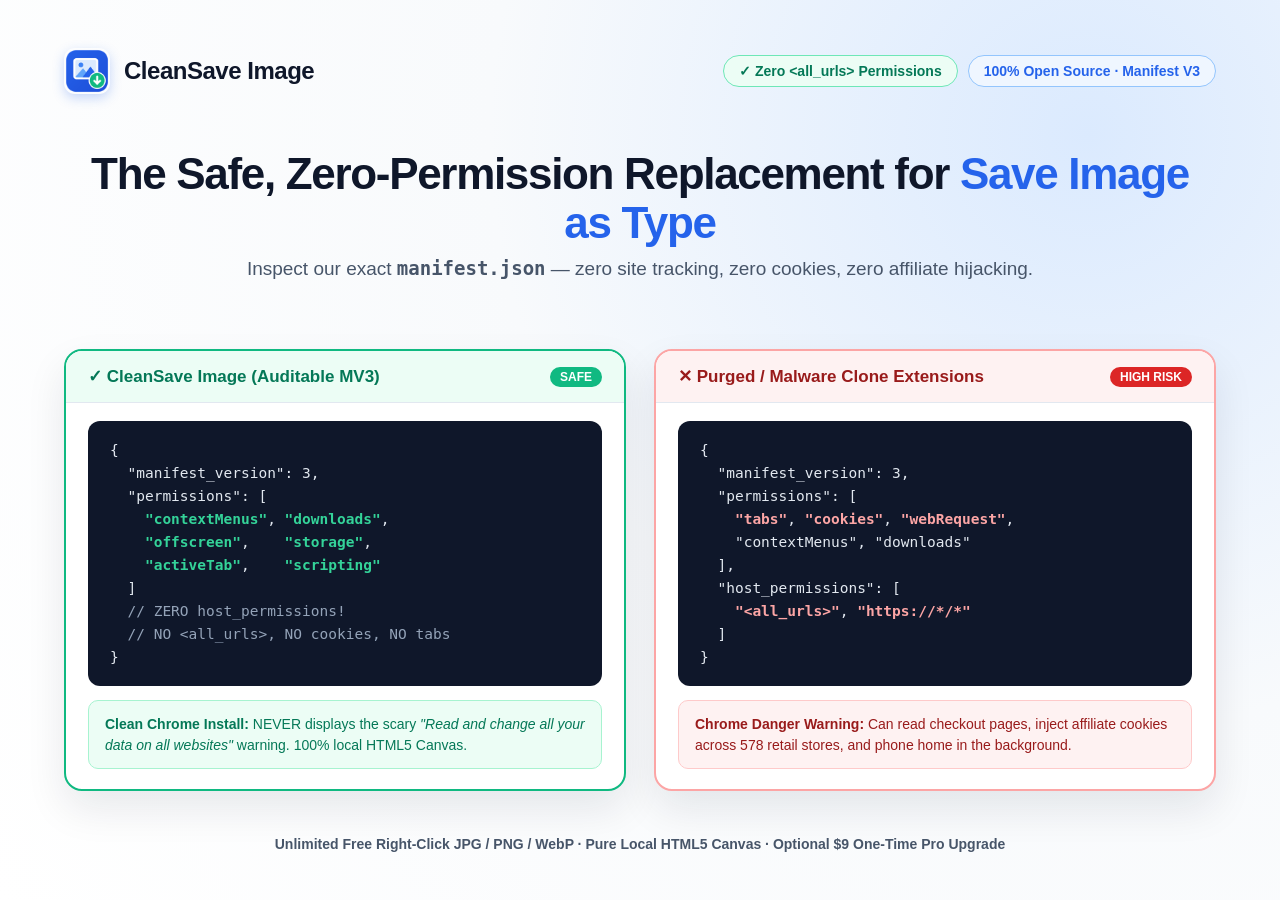
<file: store-assets/render-assets.html>
<!DOCTYPE html>
<html lang="en">
<head>
  <meta charset="UTF-8" />
  <title>CleanSave Image — Chrome Web Store Assets</title>
  <style>
    :root {
      --cobalt: #2563EB;
      --cobalt-dark: #1D4ED8;
      --cobalt-soft: #EFF6FF;
      --emerald: #10B981;
      --emerald-soft: #ECFDF5;
      --emerald-text: #047857;
      --danger: #DC2626;
      --danger-soft: #FEF2F2;
      --text: #0F172A;
      --muted: #475569;
      --border: #E2E8F0;
      --font: -apple-system, BlinkMacSystemFont, "Segoe UI", Roboto, "Helvetica Neue", Arial, sans-serif;
      --mono: ui-monospace, SFMono-Regular, Menlo, Monaco, Consolas, monospace;
    }
    * { box-sizing: border-box; margin: 0; padding: 0; }
    body { font-family: var(--font); background: #FFFFFF; color: var(--text); overflow: hidden; -webkit-font-smoothing: antialiased; }
    .slide { display: none; width: 100vw; height: 100vh; position: relative; overflow: hidden; }
    .slide.active { display: flex; }

    /* Shared decorative background */
    .bg-hero {
      background: radial-gradient(circle at 85% 15%, #DBEAFE 0%, #F8FAFC 45%, #FFFFFF 100%);
    }
    .bg-cobalt {
      background: linear-gradient(135deg, #1E3A8A 0%, #2563EB 55%, #1D4ED8 100%);
      color: #FFFFFF;
    }

    .pill {
      display: inline-flex; align-items: center; gap: 8px;
      padding: 7px 15px; border-radius: 999px; font-size: 14px; font-weight: 800;
    }
    .pill-emerald { background: var(--emerald-soft); color: var(--emerald-text); border: 1.5px solid #6EE7B7; }
    .pill-cobalt { background: var(--cobalt-soft); color: var(--cobalt); border: 1.5px solid #93C5FD; }
    .pill-white { background: rgba(255,255,255,0.16); color: #FFFFFF; border: 1.5px solid rgba(255,255,255,0.32); }

    /* Slide 1: Zero Permissions Audit (1280x800) */
    .s1 { flex-direction: column; padding: 48px 64px; justify-content: space-between; }
    .s-head { display: flex; align-items: center; justify-content: space-between; }
    .brand { display: flex; align-items: center; gap: 14px; font-size: 24px; font-weight: 900; letter-spacing: -0.02em; }
    .brand img { width: 46px; height: 46px; border-radius: 11px; box-shadow: 0 4px 12px rgba(37,99,235,0.25); }
    .s1-title { text-align: center; margin: 10px 0 6px; }
    .s1-title h1 { font-size: 44px; font-weight: 900; letter-spacing: -0.03em; line-height: 1.12; }
    .s1-title h1 span { color: var(--cobalt); }
    .s1-title p { font-size: 19px; color: var(--muted); margin-top: 10px; }

    .compare { display: grid; grid-template-columns: 1fr 1fr; gap: 28px; margin-top: 18px; }
    .audit-box {
      background: #FFFFFF; border-radius: 18px; overflow: hidden;
      box-shadow: 0 18px 40px rgba(15,23,42,0.09); border: 2.5px solid var(--border);
    }
    .audit-box.good { border-color: #10B981; }
    .audit-box.bad { border-color: #FCA5A5; }
    .audit-bar {
      padding: 15px 22px; display: flex; justify-content: space-between; align-items: center;
      font-weight: 800; font-size: 17px; border-bottom: 1px solid var(--border);
    }
    .audit-box.good .audit-bar { background: var(--emerald-soft); color: var(--emerald-text); }
    .audit-box.bad .audit-bar { background: var(--danger-soft); color: #991B1B; }
    .code {
      background: #0F172A; color: #E2E8F0; font-family: var(--mono); font-size: 14.5px; line-height: 1.58;
      padding: 18px 22px; margin: 18px 22px 14px; border-radius: 12px; white-space: pre;
    }
    .cg { color: #34D399; font-weight: 700; }
    .cr { color: #FCA5A5; font-weight: 700; }
    .cd { color: #94A3B8; }
    .verdict { margin: 0 22px 20px; padding: 13px 16px; border-radius: 10px; font-size: 14px; line-height: 1.45; }
    .verdict.good { background: var(--emerald-soft); color: var(--emerald-text); border: 1px solid #A7F3D0; }
    .verdict.bad { background: var(--danger-soft); color: #991B1B; border: 1px solid #FECACA; }

    /* Slide 2: Right-Click & White BG (1280x800) */
    .s2 { padding: 48px 64px; flex-direction: column; justify-content: space-between; }
    .s2-grid { display: grid; grid-template-columns: 1.05fr 1fr; gap: 36px; align-items: center; margin-top: 12px; }
    .menu-mock {
      background: #FFFFFF; border-radius: 16px; border: 1.5px solid #CBD5E1;
      box-shadow: 0 24px 50px rgba(15,23,42,0.14); padding: 24px; position: relative;
    }
    .checker {
      background-color: #FFFFFF;
      background-image:
        linear-gradient(45deg, #E2E8F0 25%, transparent 25%),
        linear-gradient(-45deg, #E2E8F0 25%, transparent 25%),
        linear-gradient(45deg, transparent 75%, #E2E8F0 75%),
        linear-gradient(-45deg, transparent 75%, #E2E8F0 75%);
      background-size: 20px 20px;
      background-position: 0 0, 0 10px, 10px -10px, -10px 0;
    }
    .ctx-menu {
      position: absolute; right: 18px; bottom: 18px; width: 295px;
      background: #FFFFFF; border: 1px solid #CBD5E1; border-radius: 12px;
      box-shadow: 0 18px 40px rgba(15,23,42,0.22); overflow: hidden;
    }
    .ctx-hdr { background: var(--cobalt); color: #FFFFFF; padding: 10px 14px; font-weight: 800; font-size: 14px; display: flex; align-items: center; gap: 8px; }
    .ctx-item { padding: 11px 16px; font-size: 14px; font-weight: 600; color: var(--text); border-bottom: 1px solid #F1F5F9; display: flex; justify-content: space-between; }
    .ctx-item.hl { background: var(--cobalt-soft); color: var(--cobalt); font-weight: 800; }

    .ba-card { background: #FFFFFF; border-radius: 16px; border: 1.5px solid var(--border); padding: 22px; box-shadow: 0 16px 36px rgba(15,23,42,0.08); }
    .ba-pair { display: grid; grid-template-columns: 1fr 1fr; gap: 16px; margin-top: 14px; }
    .ba-box { border-radius: 12px; overflow: hidden; border: 2px solid var(--border); text-align: center; }
    .ba-box.bad { border-color: #FCA5A5; }
    .ba-box.good { border-color: #10B981; }
    .ba-stage { height: 195px; display: flex; align-items: center; justify-content: center; }
    .ba-cap { padding: 10px; font-size: 13px; font-weight: 800; }

    /* Slide 3: Batch Ripper & Amazon 2000x2000 ZIP (1280x800) */
    .s3 { padding: 44px 56px; flex-direction: column; justify-content: space-between; }
    .batch-window {
      background: #F8FAFC; border: 1.5px solid #CBD5E1; border-radius: 16px;
      box-shadow: 0 22px 50px rgba(15,23,42,0.12); overflow: hidden; margin-top: 14px;
    }
    .bw-top {
      background: #FFFFFF; padding: 14px 22px; border-bottom: 1px solid var(--border);
      display: flex; justify-content: space-between; align-items: center;
    }
    .bw-body { display: grid; grid-template-columns: 1fr 310px; gap: 18px; padding: 18px 22px; }
    .bw-grid { display: grid; grid-template-columns: repeat(3, 1fr); gap: 14px; }
    .pcard { background: #FFFFFF; border: 2px solid var(--cobalt); border-radius: 10px; overflow: hidden; }
    .pcard-img { height: 124px; display: flex; align-items: center; justify-content: center; position: relative; }
    .pcard-badge { position: absolute; top: 8px; right: 8px; background: #0F172A; color: #FFF; font-size: 10px; font-weight: 800; padding: 2px 6px; border-radius: 4px; }
    .pcard-chk { position: absolute; top: 8px; left: 8px; width: 20px; height: 20px; border-radius: 5px; background: var(--cobalt); color: #FFF; font-size: 13px; font-weight: 900; display: flex; align-items: center; justify-content: center; }
    .pcard-meta { padding: 8px 10px; border-top: 1px solid var(--border); font-size: 12px; font-weight: 700; display: flex; justify-content: space-between; }
    .bw-side { background: #FFFFFF; border: 1px solid var(--border); border-radius: 12px; padding: 16px; display: flex; flex-direction: column; gap: 12px; }
    .field-mock label { display: block; font-size: 11px; font-weight: 700; color: var(--muted); margin-bottom: 4px; text-transform: uppercase; }
    .field-val { border: 1px solid #CBD5E1; border-radius: 7px; padding: 8px 10px; font-size: 12.5px; font-weight: 600; background: #F8FAFC; }

    /* Slide 4: Popup & $6 Lifetime Pro (1280x800) */
    .s4 { padding: 48px 64px; flex-direction: column; justify-content: space-between; }
    .s4-body { display: grid; grid-template-columns: 380px 1fr; gap: 44px; align-items: center; margin-top: 10px; }
    .popup-frame {
      background: #F8FAFC; border: 1.5px solid #CBD5E1; border-radius: 16px;
      box-shadow: 0 24px 55px rgba(15,23,42,0.16); padding: 16px;
    }
    .tier-grid { display: grid; grid-template-columns: 1fr 1fr; gap: 20px; }
    .tier { background: #FFFFFF; border: 2px solid var(--border); border-radius: 16px; padding: 24px; box-shadow: 0 12px 30px rgba(15,23,42,0.06); }
    .tier.pro { border-color: var(--cobalt); box-shadow: 0 14px 36px rgba(37,99,235,0.14); }
    .tier ul { list-style: none; margin-top: 14px; font-size: 14.5px; line-height: 1.9; }
    .tier li::before { content: "✓ "; color: var(--emerald); font-weight: 900; }

    /* Promo Small 440x280 */
    .p440 {
      width: 440px !important; height: 280px !important; flex-direction: column; justify-content: space-between; padding: 20px 20px;
    }
    /* Promo Marquee 1400x560 */
    .p1400 {
      padding: 48px 72px; align-items: center; justify-content: space-between; gap: 48px;
    }
  </style>
</head>
<body>
  <!-- SLIDE 1: 1280x800 ZERO PERMISSIONS -->
  <section id="s1" class="slide s1 bg-hero">
    <div class="s-head">
      <div class="brand">
        <img src="../extension/icons/icon128.png" alt="CleanSave" />
        CleanSave Image
      </div>
      <div style="display:flex;gap:10px;">
        <span class="pill pill-emerald">✓ Zero &lt;all_urls&gt; Permissions</span>
        <span class="pill pill-cobalt">100% Open Source · Manifest V3</span>
      </div>
    </div>

    <div class="s1-title">
      <h1>The Safe, Zero-Permission Replacement for <span>Save Image as Type</span></h1>
      <p>Inspect our exact <code style="font-family:var(--mono);font-weight:700;">manifest.json</code> — zero site tracking, zero cookies, zero affiliate hijacking.</p>
    </div>

    <div class="compare">
      <div class="audit-box good">
        <div class="audit-bar">
          <span>✓ CleanSave Image (Auditable MV3)</span>
          <span style="background:#10B981;color:#FFF;padding:3px 10px;border-radius:999px;font-size:12px;">SAFE</span>
        </div>
        <div class="code">{
  "manifest_version": 3,
  "permissions": [
    <span class="cg">"contextMenus"</span>, <span class="cg">"downloads"</span>,
    <span class="cg">"offscreen"</span>,    <span class="cg">"storage"</span>,
    <span class="cg">"activeTab"</span>,    <span class="cg">"scripting"</span>
  ]
  <span class="cd">// ZERO host_permissions!</span>
  <span class="cd">// NO &lt;all_urls&gt;, NO cookies, NO tabs</span>
}</div>
        <div class="verdict good">
          <strong>Clean Chrome Install:</strong> NEVER displays the scary <em>"Read and change all your data on all websites"</em> warning. 100% local HTML5 Canvas.
        </div>
      </div>

      <div class="audit-box bad">
        <div class="audit-bar">
          <span>✕ Purged / Malware Clone Extensions</span>
          <span style="background:#DC2626;color:#FFF;padding:3px 10px;border-radius:999px;font-size:12px;">HIGH RISK</span>
        </div>
        <div class="code">{
  "manifest_version": 3,
  "permissions": [
    <span class="cr">"tabs"</span>, <span class="cr">"cookies"</span>, <span class="cr">"webRequest"</span>,
    "contextMenus", "downloads"
  ],
  "host_permissions": [
    <span class="cr">"&lt;all_urls&gt;"</span>, <span class="cr">"https://*/*"</span>
  ]
}</div>
        <div class="verdict bad">
          <strong>Chrome Danger Warning:</strong> Can read checkout pages, inject affiliate cookies across 578 retail stores, and phone home in the background.
        </div>
      </div>
    </div>

    <div style="text-align:center;color:var(--muted);font-size:14px;font-weight:600;">
      Unlimited Free Right-Click JPG / PNG / WebP · Pure Local HTML5 Canvas · Optional $9 One-Time Pro Upgrade
    </div>
  </section>

  <!-- SLIDE 2: 1280x800 RIGHT CLICK + WHITE BG -->
  <section id="s2" class="slide s2 bg-hero">
    <div class="s-head">
      <div class="brand">
        <img src="../extension/icons/icon128.png" alt="CleanSave" />
        CleanSave Image
      </div>
      <span class="pill pill-cobalt">Right-Click WebP / AVIF → JPG (White BG) · PNG · WebP</span>
    </div>

    <div class="s1-title" style="margin-top:4px;">
      <h1>Convert WebP &amp; AVIF Instantly — <span>Zero Black Backgrounds</span></h1>
      <p>Transparent PNG and WebP images automatically composite onto pure white (#FFFFFF) when saved as JPG.</p>
    </div>

    <div class="s2-grid">
      <div class="menu-mock">
        <div style="font-size:13px;font-weight:700;color:var(--muted);margin-bottom:10px;">product-sneaker-hero.webp (Transparent WebP · 1400×1400)</div>
        <div class="checker" style="height:340px;border-radius:12px;display:flex;align-items:center;justify-content:center;border:1px solid #CBD5E1;">
          <svg width="210" height="210" viewBox="0 0 200 200" fill="none">
            <circle cx="100" cy="100" r="72" fill="#2563EB"/>
            <path d="M55 118C68 82 95 66 135 64C144 64 150 72 147 82L134 122C131 131 122 138 111 138H65C56 138 51 129 55 118Z" fill="#FFFFFF"/>
            <circle cx="106" cy="96" r="14" fill="#10B981"/>
          </svg>
        </div>
        <div class="ctx-menu">
          <div class="ctx-hdr">
            <img src="../extension/icons/icon32.png" style="width:20px;height:20px;border-radius:4px;" />
            CleanSave Image
          </div>
          <div class="ctx-item hl"><span>Save as JPG (92%)</span><span>White BG ✓</span></div>
          <div class="ctx-item"><span>Save as PNG (Lossless)</span><span style="color:var(--muted);">Alpha</span></div>
          <div class="ctx-item" style="border:none;"><span>Save as WebP (90%)</span><span style="color:var(--muted);">Compact</span></div>
        </div>
      </div>

      <div class="ba-card">
        <div style="font-size:18px;font-weight:800;">Transparent PNG / WebP → JPG Output</div>
        <div style="font-size:14px;color:var(--muted);margin-top:4px;">Standard converters fill missing alpha with ugly black. CleanSave composites crisp pure white automatically.</div>
        <div class="ba-pair">
          <div class="ba-box bad">
            <div class="ba-stage" style="background:#000000;">
              <svg width="120" height="120" viewBox="0 0 200 200" fill="none">
                <circle cx="100" cy="100" r="72" fill="#2563EB"/>
                <path d="M55 118C68 82 95 66 135 64C144 64 150 72 147 82L134 122C131 131 122 138 111 138H65C56 138 51 129 55 118Z" fill="#FFFFFF"/>
                <circle cx="106" cy="96" r="14" fill="#10B981"/>
              </svg>
            </div>
            <div class="ba-cap" style="background:var(--danger-soft);color:#991B1B;">✕ Other Tools (Black BG)</div>
          </div>
          <div class="ba-box good">
            <div class="ba-stage" style="background:#FFFFFF;">
              <svg width="120" height="120" viewBox="0 0 200 200" fill="none">
                <circle cx="100" cy="100" r="72" fill="#2563EB"/>
                <path d="M55 118C68 82 95 66 135 64C144 64 150 72 147 82L134 122C131 131 122 138 111 138H65C56 138 51 129 55 118Z" fill="#FFFFFF"/>
                <circle cx="106" cy="96" r="14" fill="#10B981"/>
              </svg>
            </div>
            <div class="ba-cap" style="background:var(--emerald-soft);color:var(--emerald-text);">✓ CleanSave (#FFFFFF White BG)</div>
          </div>
        </div>
        <div style="margin-top:16px;padding:12px 14px;background:var(--cobalt-soft);border:1px solid #BFDBFE;border-radius:10px;font-size:13.5px;color:#1E40AF;font-weight:600;">
          ⚡ Saved product-sneaker-hero.jpg (1400×1400 · 168 KB) — Converted 100% locally
        </div>
      </div>
    </div>

    <div style="text-align:center;color:var(--muted);font-size:14px;font-weight:600;">
      Supports WebP, AVIF, PNG, JPG, GIF &amp; SVG · Zero Cloud Uploads · Works Offline
    </div>
  </section>

  <!-- SLIDE 3: 1280x800 BATCH ZIP & E-COMMERCE PRESETS -->
  <section id="s3" class="slide s3 bg-hero">
    <div class="s-head">
      <div class="brand">
        <img src="../extension/icons/icon128.png" alt="CleanSave" />
        CleanSave Batch Converter &amp; ZIP Ripper
      </div>
      <span class="pill pill-cobalt">Built for Amazon, Shopify &amp; Etsy Sellers</span>
    </div>

    <div class="s1-title" style="margin-top:2px;">
      <h1>Scan Active Tab Images, Resize to <span>2000×2000 White BG</span> &amp; ZIP</h1>
    </div>

    <div class="batch-window">
      <div class="bw-top">
        <div style="display:flex;align-items:center;gap:12px;">
          <strong style="font-size:15px;">Scanned: store.example.com/collections/featured (6 high-res images)</strong>
          <span class="pill pill-cobalt" style="padding:4px 10px;font-size:12px;">Filter: ≥ 500px</span>
          <span class="pill pill-emerald" style="padding:4px 10px;font-size:12px;">activeTab Only</span>
        </div>
        <span class="pill pill-emerald" style="padding:4px 10px;font-size:12px;">Pro Unlocked · Unlimited ZIP</span>
      </div>
      <div class="bw-body">
        <div class="bw-grid">
          <div class="pcard">
            <div class="pcard-img checker"><span class="pcard-chk">✓</span><span class="pcard-badge">WEBP</span><div style="width:68px;height:68px;border-radius:16px;background:#2563EB;"></div></div>
            <div class="pcard-meta"><span>hero-ceramic-mug</span><span style="color:var(--muted);">1600×1200</span></div>
          </div>
          <div class="pcard">
            <div class="pcard-img checker"><span class="pcard-chk">✓</span><span class="pcard-badge">AVIF</span><div style="width:68px;height:68px;border-radius:999px;background:#10B981;"></div></div>
            <div class="pcard-meta"><span>angle-top-view</span><span style="color:var(--muted);">1800×1800</span></div>
          </div>
          <div class="pcard">
            <div class="pcard-img checker"><span class="pcard-chk">✓</span><span class="pcard-badge">WEBP</span><div style="width:76px;height:52px;border-radius:12px;background:#3B82F6;"></div></div>
            <div class="pcard-meta"><span>lifestyle-desk</span><span style="color:var(--muted);">2048×1365</span></div>
          </div>
          <div class="pcard">
            <div class="pcard-img checker"><span class="pcard-chk">✓</span><span class="pcard-badge">PNG</span><div style="width:64px;height:64px;border-radius:10px;background:#0EA5E9;transform:rotate(12deg);"></div></div>
            <div class="pcard-meta"><span>transparent-cutout</span><span style="color:var(--muted);">1500×1500</span></div>
          </div>
          <div class="pcard">
            <div class="pcard-img checker"><span class="pcard-chk">✓</span><span class="pcard-badge">WEBP</span><div style="width:70px;height:70px;border-radius:20px;background:#1D4ED8;"></div></div>
            <div class="pcard-meta"><span>packaging-box</span><span style="color:var(--muted);">1200×900</span></div>
          </div>
          <div class="pcard">
            <div class="pcard-img checker"><span class="pcard-chk">✓</span><span class="pcard-badge">AVIF</span><div style="width:70px;height:70px;border-radius:999px;background:#059669;"></div></div>
            <div class="pcard-meta"><span>color-variant-02</span><span style="color:var(--muted);">1400×1400</span></div>
          </div>
        </div>

        <div class="bw-side">
          <div style="font-size:13px;font-weight:800;text-transform:uppercase;color:var(--muted);display:flex;justify-content:space-between;">
            <span>Batch Export</span><span style="color:var(--cobalt);">6 Selected</span>
          </div>
          <div class="field-mock"><label>Target Format</label><div class="field-val">JPG (White Background #FFFFFF)</div></div>
          <div class="field-mock"><label>E-Commerce Resize Preset</label><div class="field-val" style="border-color:var(--cobalt);background:var(--cobalt-soft);color:var(--cobalt);">Square 2000×2000 White BG (Amazon)</div></div>
          <div class="field-mock"><label>Auto Filename Pattern</label><div class="field-val" style="font-family:var(--mono);">{domain}-{date}-{index}.jpg</div></div>
          <div class="field-mock"><label>Quality</label><div class="field-val">92% (Custom Pro Slider)</div></div>
          <div style="background:var(--cobalt);color:#FFF;text-align:center;padding:12px;border-radius:9px;font-weight:800;font-size:14px;margin-top:auto;">
            Convert &amp; Download ZIP (6 images)
          </div>
          <div style="font-size:11.5px;color:var(--emerald-text);font-weight:700;text-align:center;">
            ✓ Built locally via zero-dependency PKZIP
          </div>
        </div>
      </div>
    </div>

    <div style="text-align:center;color:var(--muted);font-size:14px;font-weight:600;">
      Also includes Offline Drag-and-Drop &amp; Ctrl+V Clipboard Converter for local WebP / AVIF folders
    </div>
  </section>

  <!-- SLIDE 4: 1280x800 POPUP + $6 ONE-TIME PRO -->
  <section id="s4" class="slide s4 bg-hero">
    <div class="s-head">
      <div class="brand">
        <img src="../extension/icons/icon128.png" alt="CleanSave" />
        CleanSave Image
      </div>
      <span class="pill pill-emerald">Free Forever · Optional $9 One-Time Pro</span>
    </div>

    <div class="s1-title" style="margin-top:4px;">
      <h1>No Subscriptions. No Accounts. <span>Offline License Key.</span></h1>
      <p>Core right-click conversion is unlimited and free forever. Pay $9 once to unlock batch ZIP &amp; seller presets.</p>
    </div>

    <div class="s4-body">
      <div class="popup-frame">
        <div style="display:flex;justify-content:space-between;align-items:center;margin-bottom:12px;">
          <div style="display:flex;align-items:center;gap:8px;">
            <img src="../extension/icons/icon48.png" style="width:30px;height:30px;border-radius:7px;" />
            <div><div style="font-weight:800;font-size:15px;">CleanSave Image</div><div style="font-size:11px;color:var(--muted);">100% Local · Zero Telemetry</div></div>
          </div>
          <span class="pill pill-emerald" style="font-size:11px;padding:3px 9px;">Zero &lt;all_urls&gt;</span>
        </div>
        <div style="background:var(--cobalt-soft);border:1px solid #BFDBFE;border-radius:10px;padding:12px;margin-bottom:12px;">
          <div style="font-weight:800;font-size:13px;margin-bottom:8px;">Batch Page Image Ripper &amp; ZIP</div>
          <div style="display:flex;gap:8px;">
            <div style="flex:1;background:var(--cobalt);color:#FFF;text-align:center;padding:8px;border-radius:7px;font-weight:700;font-size:13px;">Scan Page Images</div>
            <div style="background:#FFF;border:1px solid #CBD5E1;padding:8px 12px;border-radius:7px;font-weight:700;font-size:13px;">Local Drop</div>
          </div>
        </div>
        <div style="background:#FFFFFF;border:1px solid var(--border);border-radius:10px;padding:12px;display:flex;flex-direction:column;gap:10px;font-size:12.5px;">
          <div style="display:flex;justify-content:space-between;"><strong>JPG Quality</strong><strong style="color:var(--cobalt);">92%</strong></div>
          <div style="height:6px;background:#DBEAFE;border-radius:99px;"><div style="width:84%;height:100%;background:var(--cobalt);border-radius:99px;"></div></div>
          <div style="display:flex;justify-content:space-between;"><strong>Transparent → JPG Fill</strong><span style="font-family:var(--mono);font-weight:700;">#FFFFFF</span></div>
          <div style="display:flex;justify-content:space-between;"><strong>Resize Preset</strong><span style="color:var(--cobalt);font-weight:700;">Square 2000×2000</span></div>
          <div style="display:flex;justify-content:space-between;"><strong>Filename</strong><span style="font-family:var(--mono);">{domain}-{date}-{index}</span></div>
        </div>
        <div style="margin-top:12px;background:var(--emerald-soft);border:1px solid #A7F3D0;border-radius:10px;padding:10px 12px;color:var(--emerald-text);font-weight:800;font-size:12.5px;">
          ✓ CleanSave Pro Active (Lifetime · Offline Verified)
        </div>
      </div>

      <div class="tier-grid">
        <div class="tier">
          <span class="pill pill-emerald" style="font-size:12px;padding:4px 10px;">Free Forever</span>
          <div style="font-size:40px;font-weight:900;margin-top:10px;">$0</div>
          <div style="color:var(--muted);font-size:13.5px;">No login, no watermarks, unlimited saves</div>
          <ul>
            <li>Right-click Save as JPG, PNG, WebP</li>
            <li>Transparent PNG/WebP → White BG JPG</li>
            <li>Zero broad site permissions</li>
            <li>Page image scanner + 3-image trial ZIP</li>
            <li>Offline Local Drop / Ctrl+V converter</li>
          </ul>
        </div>

        <div class="tier pro">
          <span class="pill pill-cobalt" style="font-size:12px;padding:4px 10px;">One-Time Lifetime</span>
          <div style="font-size:40px;font-weight:900;margin-top:10px;color:var(--cobalt);">$9</div>
          <div style="color:var(--muted);font-size:13.5px;">Pay once, verify key offline forever</div>
          <ul>
            <li><strong>Unlimited</strong> Batch Page Ripper &amp; ZIP</li>
            <li>2000×2000 / 1200×1200 / 1080×1080 White BG</li>
            <li>Custom Max Width &amp; Quality Sliders</li>
            <li>Custom Transparent Background Color</li>
            <li>Auto Filename Patterns ({domain}-{date})</li>
          </ul>
        </div>
      </div>
    </div>

    <div style="text-align:center;color:var(--muted);font-size:14px;font-weight:600;">
      100% Open Source · Pure Client-Side Chrome MV3 · Zero Telemetry
    </div>
  </section>

  <!-- PROMO SMALL: 440x280 -->
  <section id="p440" class="slide p440 bg-cobalt">
    <div style="display:flex;align-items:center;justify-content:space-between;">
      <div style="display:flex;align-items:center;gap:10px;">
        <img src="../extension/icons/icon128.png" style="width:38px;height:38px;border-radius:9px;border:2px solid rgba(255,255,255,0.4);" />
        <div style="font-size:17px;font-weight:900;letter-spacing:-0.02em;">CleanSave Image</div>
      </div>
      <span class="pill pill-white" style="font-size:10.5px;padding:3px 9px;white-space:nowrap;">Zero &lt;all_urls&gt;</span>
    </div>
    <div>
      <div style="font-size:27px;font-weight:900;line-height:1.15;letter-spacing:-0.02em;">
        Safe Save Image as Type<br/>(JPG · PNG · WebP)
      </div>
      <div style="font-size:13.5px;opacity:0.9;margin-top:8px;">
        Zero site permissions · White BG for transparent JPG · Batch ZIP
      </div>
    </div>
    <div style="display:flex;gap:8px;font-size:11.5px;font-weight:700;">
      <span style="background:#10B981;padding:5px 10px;border-radius:6px;">✓ Open Source MV3</span>
      <span style="background:rgba(255,255,255,0.16);padding:5px 10px;border-radius:6px;">100% Local Canvas</span>
    </div>
  </section>

  <!-- PROMO MARQUEE: 1400x560 -->
  <section id="p1400" class="slide p1400 bg-cobalt">
    <div style="max-width:740px;">
      <div style="display:flex;gap:10px;margin-bottom:20px;">
        <span class="pill pill-white">✓ Zero &lt;all_urls&gt; Site Permissions</span>
        <span class="pill pill-white">100% Open Source · Manifest V3</span>
      </div>
      <h1 style="font-size:54px;font-weight:900;line-height:1.08;letter-spacing:-0.03em;margin-bottom:18px;">
        CleanSave Image:<br/>Save WebP &amp; AVIF as JPG/PNG Safely
      </h1>
      <p style="font-size:21px;opacity:0.92;line-height:1.45;margin-bottom:26px;">
        The auditable, zero-tracking replacement for <em>Save Image as Type</em>. Transparent PNG/WebP → crisp white-background JPG, plus Pro batch page ZIP &amp; Amazon/Shopify 2000×2000 presets.
      </p>
      <div style="display:flex;gap:14px;font-size:15px;font-weight:800;">
        <span style="background:#10B981;padding:10px 18px;border-radius:9px;">✓ Unlimited Free Single Saves</span>
        <span style="background:rgba(255,255,255,0.16);padding:10px 18px;border-radius:9px;">100% Local · Zero Cloud Uploads</span>
      </div>
    </div>
    <div style="background:#FFFFFF;color:var(--text);border-radius:20px;padding:28px;width:440px;box-shadow:0 28px 60px rgba(15,23,42,0.32);">
      <div style="display:flex;align-items:center;gap:12px;margin-bottom:16px;">
        <img src="../extension/icons/icon128.png" style="width:52px;height:52px;border-radius:12px;" />
        <div>
          <div style="font-size:20px;font-weight:900;">CleanSave Image</div>
          <div style="font-size:13px;color:var(--emerald-text);font-weight:700;">✓ Verified Minimal Permissions</div>
        </div>
      </div>
      <div style="background:#0F172A;color:#E2E8F0;font-family:var(--mono);font-size:13px;line-height:1.6;padding:16px;border-radius:12px;margin-bottom:14px;white-space:pre;">"permissions": [
  <span class="cg">"contextMenus"</span>, <span class="cg">"downloads"</span>,
  <span class="cg">"offscreen"</span>,    <span class="cg">"storage"</span>,
  <span class="cg">"activeTab"</span>,    <span class="cg">"scripting"</span>
]
<span class="cd">// NO &lt;all_urls&gt; · NO cookies · NO tabs</span></div>
      <div style="background:var(--cobalt-soft);color:var(--cobalt);border-radius:10px;padding:10px 14px;font-size:13px;font-weight:800;text-align:center;">
        Right-Click JPG (White BG) · PNG · WebP · Batch ZIP
      </div>
    </div>
  </section>

  <script>
    const id = new URLSearchParams(location.search).get('slide') || 's1';
    const el = document.getElementById(id);
    if (el) el.classList.add('active');
  </script>
</body>
</html>
</file>
<file: extension/style.css>
/* CleanSave Image — Crisp White & Cobalt Blue Aesthetic */
:root {
  --bg: #F8FAFC;
  --surface: #FFFFFF;
  --surface-alt: #F1F5F9;
  --border: #E2E8F0;
  --border-strong: #CBD5E1;
  --text: #0F172A;
  --text-muted: #475569;
  --text-subtle: #64748B;
  --cobalt: #2563EB;
  --cobalt-hover: #1D4ED8;
  --cobalt-soft: #EFF6FF;
  --cobalt-border: #BFDBFE;
  --emerald: #10B981;
  --emerald-soft: #ECFDF5;
  --emerald-text: #047857;
  --amber: #D97706;
  --amber-soft: #FFFBEB;
  --danger: #DC2626;
  --danger-soft: #FEF2F2;
  --radius-sm: 6px;
  --radius-md: 10px;
  --radius-lg: 14px;
  --shadow-sm: 0 1px 2px rgba(15, 23, 42, 0.05);
  --shadow-md: 0 6px 20px rgba(15, 23, 42, 0.08);
  --font: -apple-system, BlinkMacSystemFont, "Segoe UI", Roboto, "Helvetica Neue", Arial, sans-serif;
  --mono: ui-monospace, SFMono-Regular, Menlo, Monaco, Consolas, monospace;
}

* { box-sizing: border-box; }

html, body {
  margin: 0;
  padding: 0;
  background: var(--bg);
  color: var(--text);
  font-family: var(--font);
  font-size: 13px;
  line-height: 1.45;
  -webkit-font-smoothing: antialiased;
}

a { color: var(--cobalt); text-decoration: none; }
a:hover { text-decoration: underline; }

.pill {
  display: inline-flex;
  align-items: center;
  gap: 5px;
  padding: 3px 8px;
  border-radius: 999px;
  font-size: 11px;
  font-weight: 600;
}
.pill-emerald { background: var(--emerald-soft); color: var(--emerald-text); border: 1px solid #A7F3D0; }
.pill-cobalt { background: var(--cobalt-soft); color: var(--cobalt); border: 1px solid var(--cobalt-border); }
.pill-amber { background: var(--amber-soft); color: var(--amber); border: 1px solid #FDE68A; }
.pill-slate { background: var(--surface-alt); color: var(--text-muted); border: 1px solid var(--border); }

.pro-tag {
  display: inline-flex;
  align-items: center;
  padding: 1px 6px;
  border-radius: 4px;
  background: var(--cobalt-soft);
  color: var(--cobalt);
  border: 1px solid var(--cobalt-border);
  font-size: 10px;
  font-weight: 700;
  letter-spacing: 0.04em;
  text-transform: uppercase;
}
.pro-tag.unlocked { background: var(--emerald-soft); color: var(--emerald-text); border-color: #A7F3D0; }

.btn {
  display: inline-flex;
  align-items: center;
  justify-content: center;
  gap: 6px;
  border-radius: var(--radius-sm);
  border: 1px solid transparent;
  font-family: inherit;
  font-size: 13px;
  font-weight: 600;
  padding: 8px 14px;
  white-space: nowrap;
  cursor: pointer;
  transition: background-color 0.14s ease, border-color 0.14s ease, transform 0.08s ease;
}
.btn:active:not(:disabled) { transform: translateY(1px); }
.btn:disabled { opacity: 0.55; cursor: not-allowed; }
.btn-primary { background: var(--cobalt); color: #FFFFFF; }
.btn-primary:hover:not(:disabled) { background: var(--cobalt-hover); }
.btn-secondary { background: var(--surface); color: var(--text); border-color: var(--border-strong); }
.btn-secondary:hover:not(:disabled) { background: var(--surface-alt); }
.btn-emerald { background: var(--emerald); color: #FFFFFF; }
.btn-emerald:hover:not(:disabled) { background: #059669; }
.btn-sm { font-size: 12px; padding: 5px 10px; }
.btn-block { width: 100%; }

.card {
  background: var(--surface);
  border: 1px solid var(--border);
  border-radius: var(--radius-md);
  box-shadow: var(--shadow-sm);
}

.input, .select {
  width: 100%;
  padding: 7px 10px;
  border: 1px solid var(--border-strong);
  border-radius: var(--radius-sm);
  background: var(--surface);
  color: var(--text);
  font-family: inherit;
  font-size: 12.5px;
  outline: none;
}
.input:focus, .select:focus {
  border-color: var(--cobalt);
  box-shadow: 0 0 0 3px rgba(37, 99, 235, 0.12);
}
.input:disabled, .select:disabled {
  background: var(--surface-alt);
  color: var(--text-subtle);
  cursor: not-allowed;
}

.mono { font-family: var(--mono); }
.muted { color: var(--text-muted); }
.subtle { color: var(--text-subtle); }

/* POPUP */
body.popup-body { width: 376px; min-height: 480px; padding: 14px; }
.popup-header { display: flex; align-items: center; justify-content: space-between; gap: 10px; margin-bottom: 12px; }
.brand { display: flex; align-items: center; gap: 9px; }
.brand img { width: 28px; height: 28px; border-radius: 6px; }
.brand-title { font-size: 15px; font-weight: 800; letter-spacing: -0.02em; line-height: 1.1; }
.brand-sub { font-size: 11px; color: var(--text-subtle); }

.action-hero {
  background: linear-gradient(135deg, #EFF6FF 0%, #FFFFFF 100%);
  border: 1px solid var(--cobalt-border);
  border-radius: var(--radius-md);
  padding: 12px;
  margin-bottom: 12px;
}
.action-hero-row { display: flex; gap: 8px; margin-top: 8px; }
.settings-card { padding: 12px; margin-bottom: 12px; }
.section-heading {
  display: flex;
  align-items: center;
  justify-content: space-between;
  font-size: 11.5px;
  font-weight: 700;
  text-transform: uppercase;
  letter-spacing: 0.05em;
  color: var(--text-subtle);
  margin: 0 0 10px;
}

.field { margin-bottom: 10px; }
.field:last-child { margin-bottom: 0; }
.field-label {
  display: flex;
  align-items: center;
  justify-content: space-between;
  gap: 6px;
  font-size: 12px;
  font-weight: 600;
  margin-bottom: 4px;
}
.range-row { display: flex; align-items: center; gap: 10px; }
.range-row input[type="range"] { flex: 1; accent-color: var(--cobalt); cursor: pointer; }
.range-val { min-width: 36px; text-align: right; font-variant-numeric: tabular-nums; font-weight: 700; color: var(--cobalt); }
.color-row { display: flex; align-items: center; gap: 8px; }
.color-row input[type="color"] { width: 34px; height: 30px; padding: 2px; border: 1px solid var(--border-strong); border-radius: var(--radius-sm); background: var(--surface); cursor: pointer; }
.chip-row { display: flex; flex-wrap: wrap; gap: 5px; margin-top: 5px; }
.chip {
  border: 1px solid var(--border);
  background: var(--surface-alt);
  color: var(--text-muted);
  font-size: 11px;
  padding: 2px 7px;
  border-radius: 5px;
  cursor: pointer;
  font-family: var(--mono);
}
.chip:hover:not(:disabled) { border-color: var(--cobalt); color: var(--cobalt); background: var(--cobalt-soft); }
.toggle-row { display: flex; align-items: center; justify-content: space-between; gap: 10px; font-size: 12px; cursor: pointer; }
.toggle-row input[type="checkbox"] { accent-color: var(--cobalt); width: 15px; height: 15px; cursor: pointer; }

.pro-card { padding: 12px; border: 1px solid var(--cobalt-border); background: #FFFFFF; margin-bottom: 10px; }
.pro-card.unlocked { border-color: #A7F3D0; background: var(--emerald-soft); }
.license-row { display: flex; gap: 6px; margin-top: 8px; }
.status-msg { margin-top: 6px; font-size: 11.5px; min-height: 16px; }
.status-msg.ok { color: var(--emerald-text); font-weight: 600; }
.status-msg.err { color: var(--danger); font-weight: 600; }
.popup-footer { display: flex; align-items: center; justify-content: space-between; font-size: 11px; color: var(--text-subtle); padding-top: 4px; }

/* BATCH WORKSPACE */
body.batch-body { min-height: 100vh; }
.topbar {
  position: sticky;
  top: 0;
  z-index: 20;
  background: rgba(255, 255, 255, 0.94);
  backdrop-filter: blur(8px);
  border-bottom: 1px solid var(--border);
  padding: 12px 24px;
  display: flex;
  align-items: center;
  justify-content: space-between;
  gap: 16px;
}
.tabs { display: inline-flex; background: var(--surface-alt); padding: 3px; border-radius: 8px; border: 1px solid var(--border); }
.tab-btn { border: none; background: transparent; color: var(--text-muted); font-size: 12.5px; font-weight: 600; padding: 6px 12px; border-radius: 6px; cursor: pointer; }
.tab-btn.active { background: var(--surface); color: var(--cobalt); box-shadow: var(--shadow-sm); }

.batch-layout {
  max-width: 1360px;
  margin: 0 auto;
  padding: 20px 24px 40px;
  display: grid;
  grid-template-columns: 1fr 330px;
  gap: 20px;
  align-items: start;
}
@media (max-width: 960px) { .batch-layout { grid-template-columns: 1fr; } }

.toolbar-bar { display: flex; flex-wrap: wrap; align-items: center; justify-content: space-between; gap: 10px; padding: 12px 14px; margin-bottom: 16px; }
.filter-group { display: flex; flex-wrap: wrap; align-items: center; gap: 6px; }
.filter-pill { border: 1px solid var(--border-strong); background: var(--surface); color: var(--text-muted); padding: 5px 10px; border-radius: 999px; font-size: 12px; font-weight: 600; cursor: pointer; }
.filter-pill.active { background: var(--cobalt); border-color: var(--cobalt); color: #FFFFFF; }

.image-grid { display: grid; grid-template-columns: repeat(auto-fill, minmax(205px, 1fr)); gap: 14px; }
.img-card { position: relative; background: var(--surface); border: 2px solid var(--border); border-radius: var(--radius-md); overflow: hidden; transition: border-color 0.14s ease, box-shadow 0.14s ease; cursor: pointer; }
.img-card:hover { box-shadow: var(--shadow-md); }
.img-card.selected { border-color: var(--cobalt); box-shadow: 0 0 0 3px rgba(37, 99, 235, 0.14); }
.img-thumb-wrap {
  position: relative;
  height: 156px;
  display: flex;
  align-items: center;
  justify-content: center;
  overflow: hidden;
  background-color: #FFFFFF;
  background-image:
    linear-gradient(45deg, #F1F5F9 25%, transparent 25%),
    linear-gradient(-45deg, #F1F5F9 25%, transparent 25%),
    linear-gradient(45deg, transparent 75%, #F1F5F9 75%),
    linear-gradient(-45deg, transparent 75%, #F1F5F9 75%);
  background-size: 16px 16px;
  background-position: 0 0, 0 8px, 8px -8px, -8px 0;
}
.img-thumb-wrap img { max-width: 100%; max-height: 100%; object-fit: contain; }
.img-check { position: absolute; top: 8px; left: 8px; width: 20px; height: 20px; accent-color: var(--cobalt); cursor: pointer; }
.img-fmt-badge { position: absolute; top: 8px; right: 8px; background: rgba(15, 23, 42, 0.82); color: #FFFFFF; font-size: 10px; font-weight: 700; padding: 2px 6px; border-radius: 4px; letter-spacing: 0.04em; }
.img-meta { padding: 9px 10px; border-top: 1px solid var(--border); }
.img-name { font-size: 12px; font-weight: 600; white-space: nowrap; overflow: hidden; text-overflow: ellipsis; }
.img-dims { display: flex; align-items: center; justify-content: space-between; margin-top: 4px; font-size: 11px; color: var(--text-subtle); font-variant-numeric: tabular-nums; }

.sidebar { position: sticky; top: 76px; padding: 16px; }
.dropzone {
  border: 2px dashed var(--cobalt-border);
  background: var(--cobalt-soft);
  border-radius: var(--radius-lg);
  padding: 28px 20px;
  text-align: center;
  margin-bottom: 16px;
  cursor: pointer;
}
.dropzone.dragover { background: #DBEAFE; border-color: var(--cobalt); }
.progress-track { width: 100%; height: 8px; background: var(--surface-alt); border-radius: 999px; overflow: hidden; margin: 10px 0 6px; }
.progress-fill { height: 100%; width: 0%; background: var(--cobalt); transition: width 0.18s ease; }
.empty-state { text-align: center; padding: 48px 24px; color: var(--text-muted); }
.hidden { display: none !important; }
</file>
